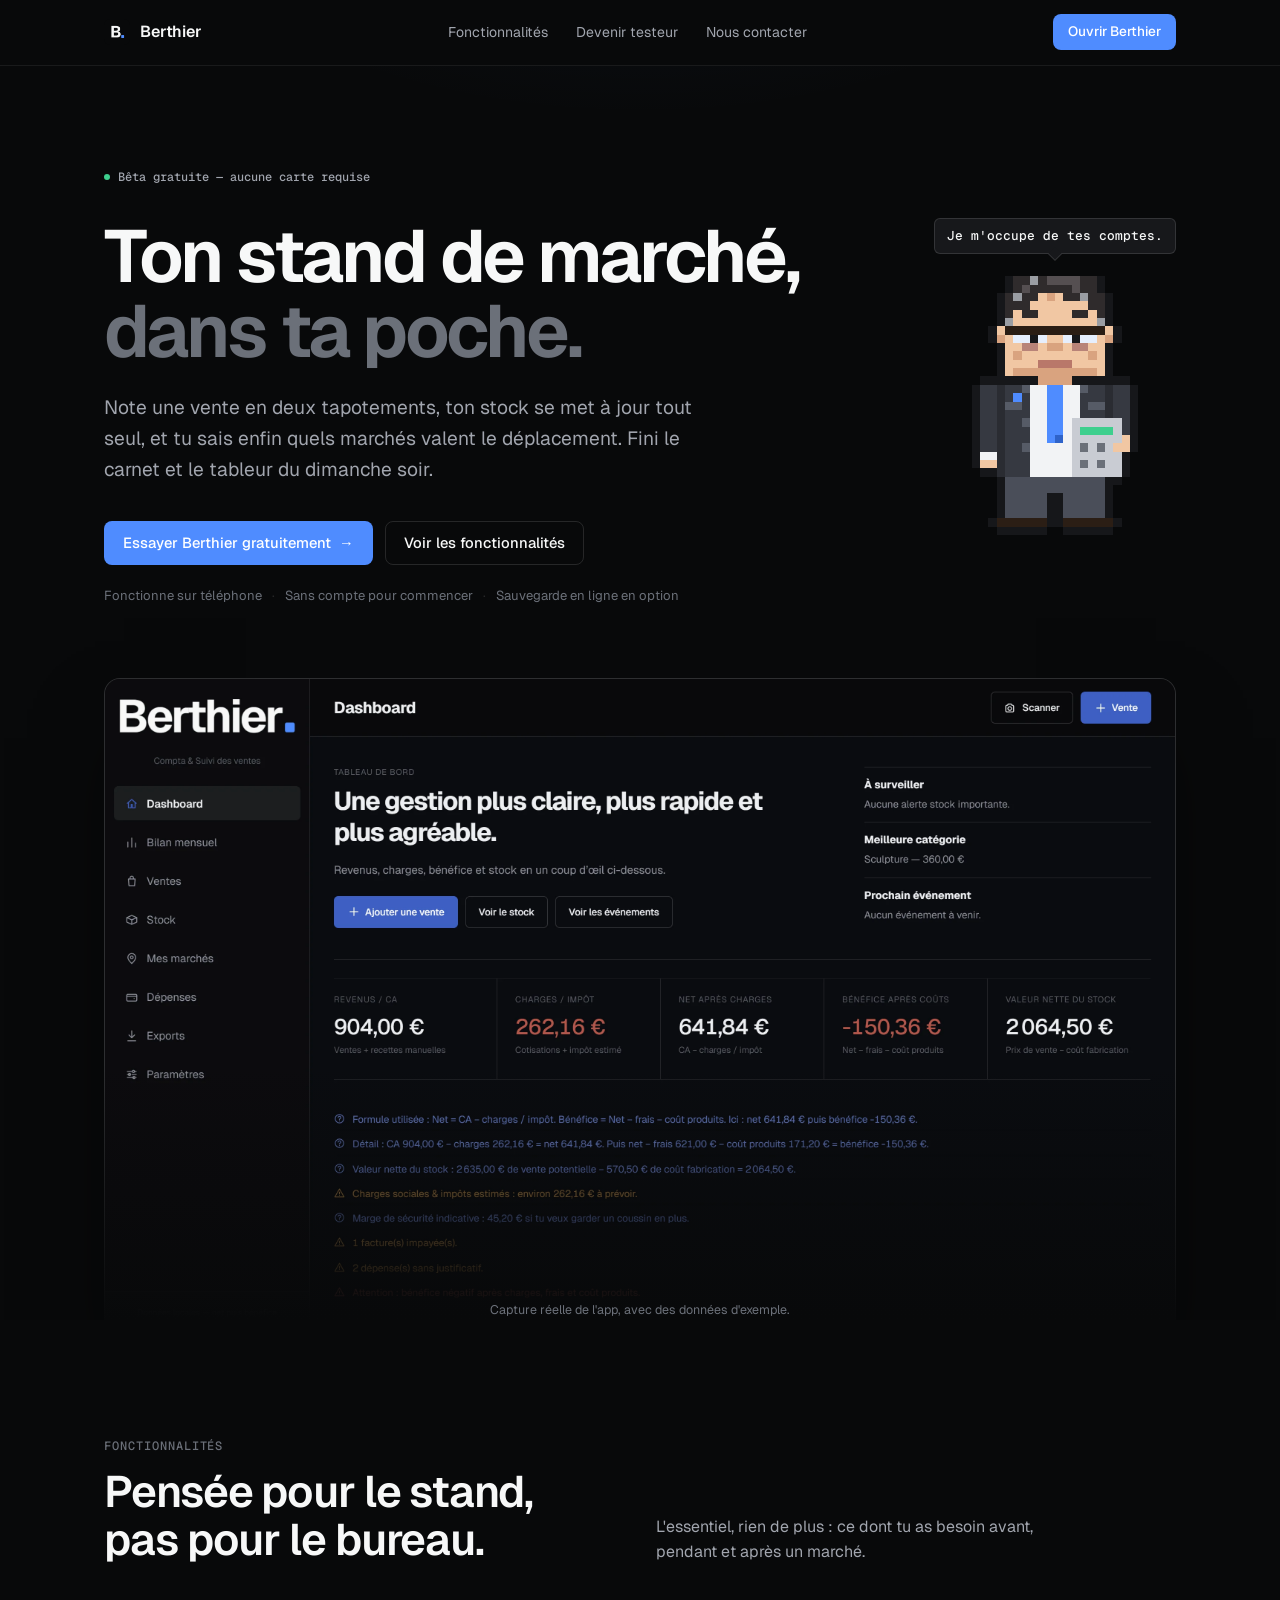
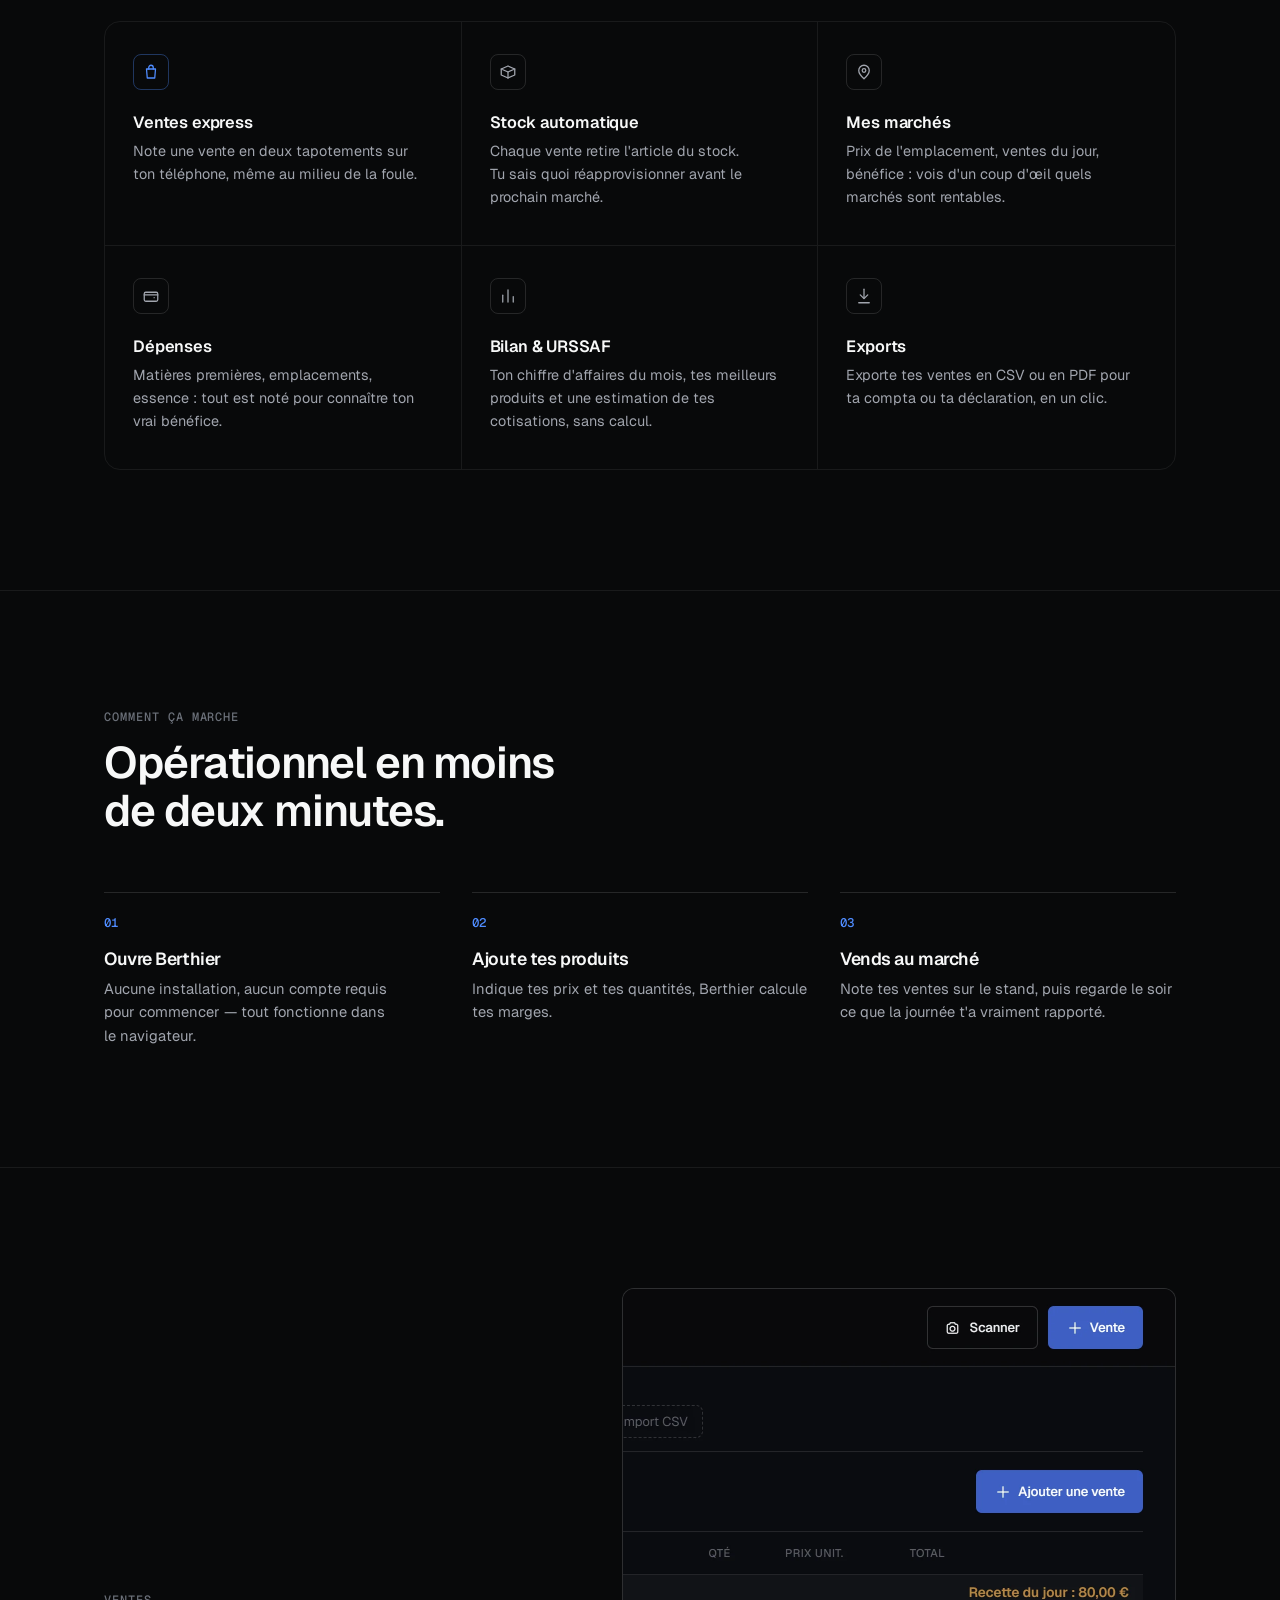
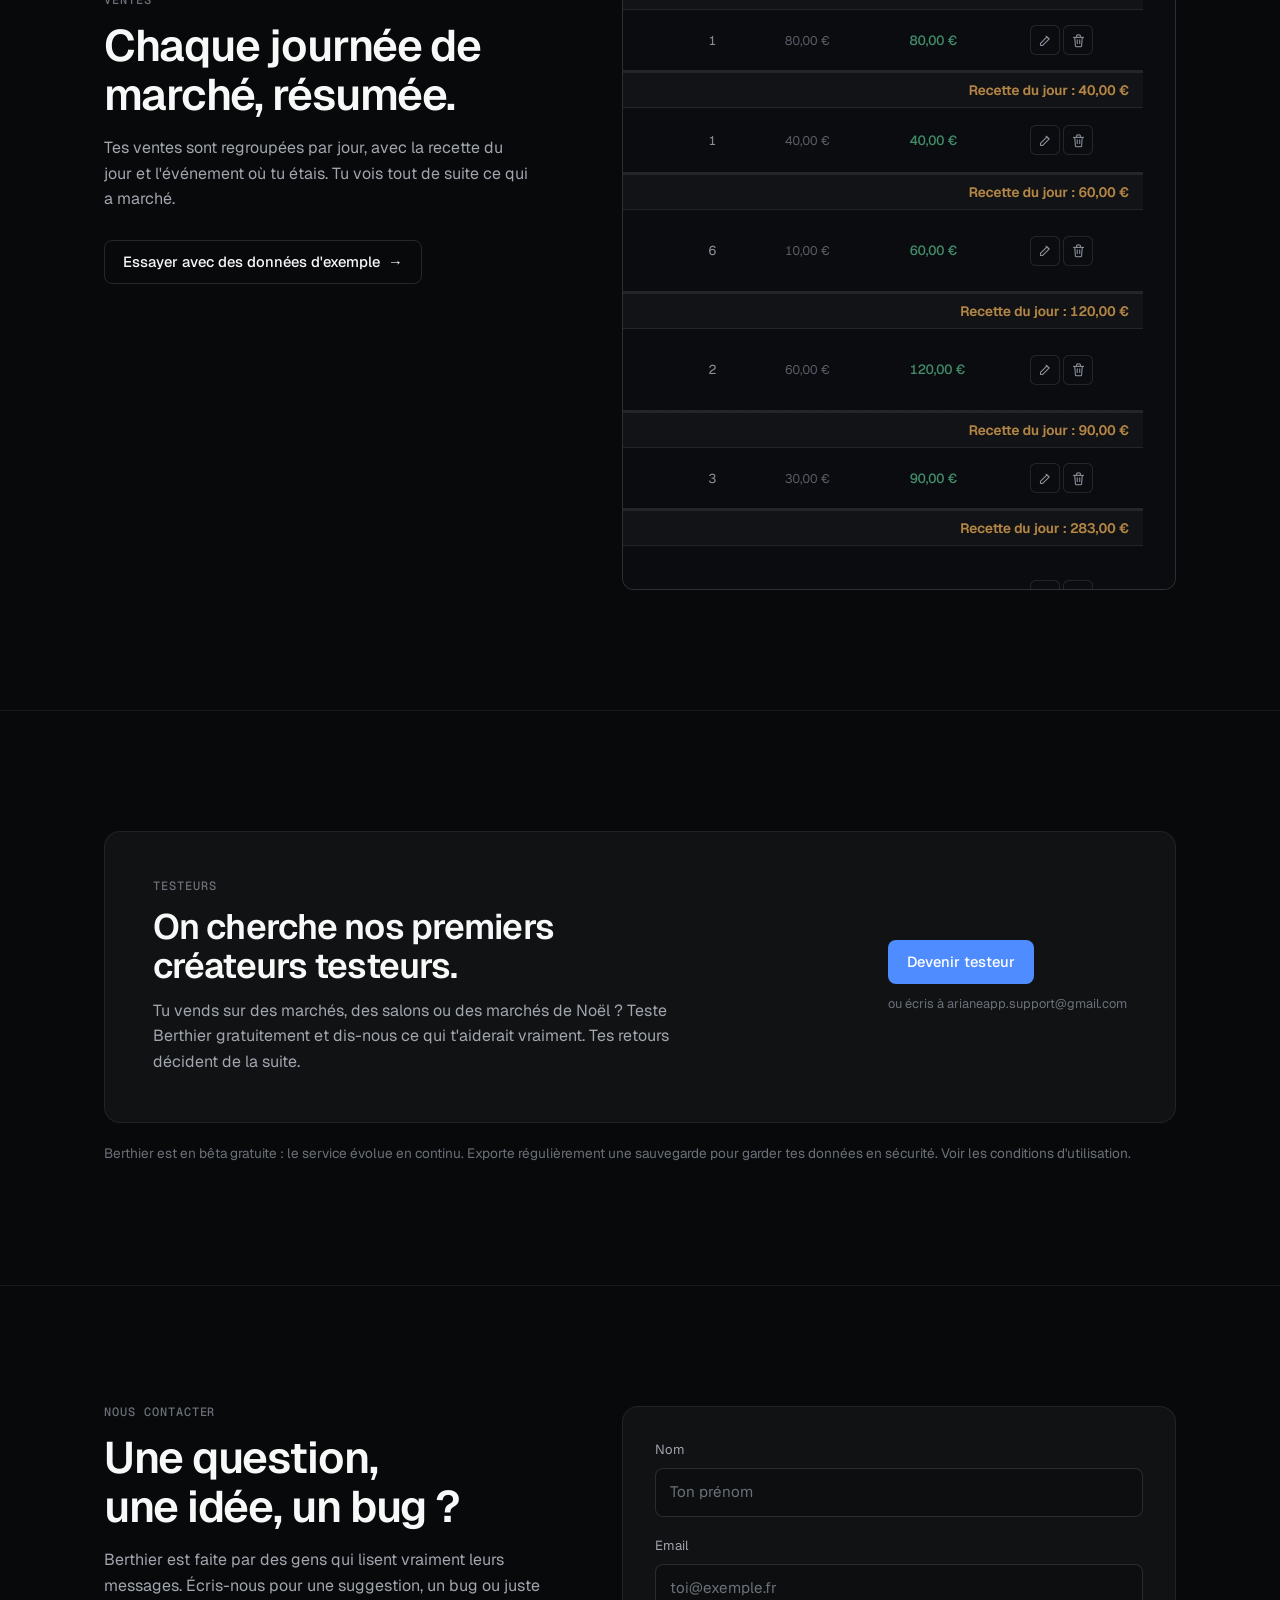
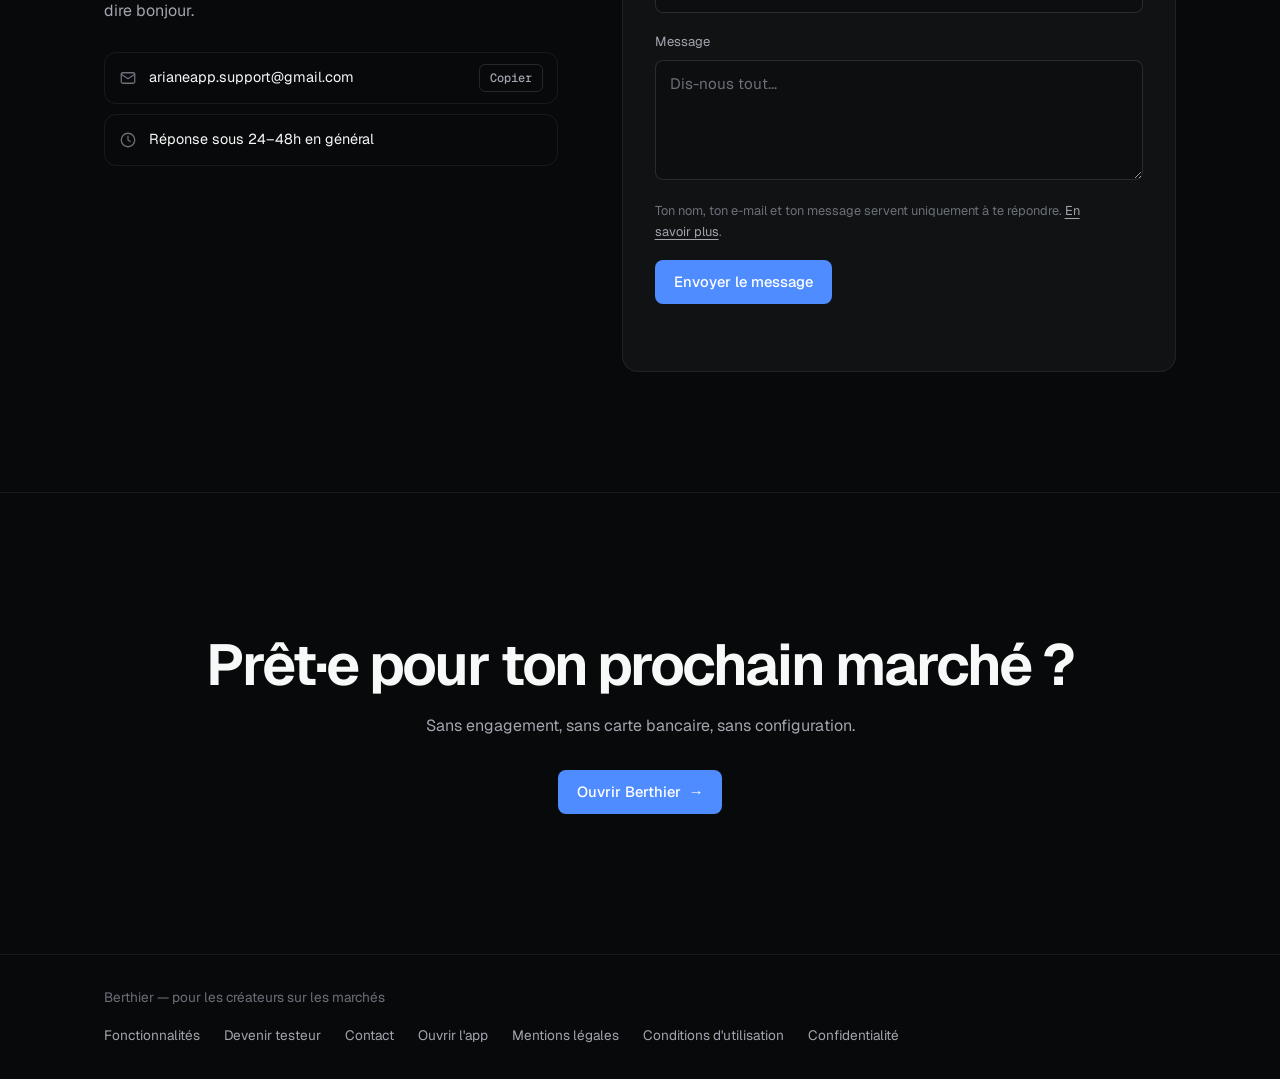
<file: site/index.html>
<!DOCTYPE html>
<html lang="fr">
<head>
<meta charset="UTF-8">
<meta name="viewport" content="width=device-width, initial-scale=1.0">
<title>Berthier — L'appli de poche des créateurs sur les marchés</title>
<meta name="description" content="Berthier aide les créateurs qui vendent sur les marchés à noter leurs ventes, suivre leur stock, savoir quels marchés sont rentables et estimer leurs cotisations — depuis leur téléphone.">
<meta name="theme-color" content="#08090a">
<link rel="icon" href="../icons/icon-192.png">
<link href="../fonts/fonts.css" rel="stylesheet">
<style>
  /* ─── Design v6 « sombre épuré » — mêmes tokens que l'app ─── */
  :root {
    --bg: #08090a;
    --surface: #111214; --surface2: #17181b; --surface3: #1e1f23;
    --line: rgba(255,255,255,.07); --line2: rgba(255,255,255,.12);
    --text: #f7f8f8; --text2: #a1a5ae; --text3: #6b7079;
    --accent: #4f8cff; --accent-hover: #6a9dff; --accent-dim: rgba(79,140,255,.12);
    --green: #3ecf8e;
    --r-sm: 6px; --r: 12px; --r-lg: 16px;
    --ease: cubic-bezier(.22,1,.36,1);
    --wrap: 1120px;
  }
  *, *::before, *::after { box-sizing: border-box; margin: 0; padding: 0; }
  html { font-size: 16px; scroll-behavior: smooth; }
  body { font-family: 'Geist', system-ui, sans-serif; background: var(--bg); color: var(--text); line-height: 1.6;
    -webkit-font-smoothing: antialiased; overflow-x: hidden; }
  a { color: inherit; text-decoration: none; }
  img { max-width: 100%; display: block; }
  h1, h2, h3 { letter-spacing: -.025em; line-height: 1.1; text-wrap: balance; }
  p { text-wrap: pretty; }
  .wrap { max-width: var(--wrap); margin: 0 auto; padding: 0 24px; }
  .mono { font-family: 'Geist Mono', ui-monospace, monospace; }
  .icon { width: 18px; height: 18px; fill: none; stroke: currentColor; stroke-width: 1.7; stroke-linecap: round; stroke-linejoin: round; flex-shrink: 0; }
  :focus-visible { outline: 2px solid var(--accent); outline-offset: 3px; border-radius: 4px; }

  /* Apparition au défilement : sobre, sans rebond */
  .reveal { opacity: 0; transform: translateY(16px); transition: opacity .6s var(--ease), transform .6s var(--ease); }
  .reveal.visible { opacity: 1; transform: none; }
  @media (prefers-reduced-motion: reduce) {
    html { scroll-behavior: auto; }
    .reveal { opacity: 1; transform: none; transition: none; }
    *, *::before, *::after { transition-duration: .001ms !important; animation: none !important; }
  }

  /* Boutons */
  .btn { display: inline-flex; align-items: center; justify-content: center; gap: 8px; min-height: 44px; padding: 0 18px;
    border-radius: 8px; font: 500 .92rem/1 'Geist', sans-serif; cursor: pointer; border: 1px solid transparent; white-space: nowrap;
    transition: background .15s var(--ease), border-color .15s var(--ease), color .15s var(--ease); }
  .btn:active { transform: translateY(1px); }
  .btn-primary { background: var(--accent); color: #fff; }
  .btn-primary:hover { background: var(--accent-hover); }
  .btn-ghost { background: transparent; color: var(--text); border-color: var(--line2); }
  .btn-ghost:hover { background: rgba(255,255,255,.05); }
  .btn-sm { min-height: 36px; padding: 0 14px; font-size: .85rem; }
  .btn .arrow { transition: transform .15s var(--ease); }
  .btn:hover .arrow { transform: translateX(2px); }

  /* Navigation */
  header.nav { position: sticky; top: 0; z-index: 50; border-bottom: 1px solid transparent; transition: background .2s, border-color .2s; }
  header.nav.scrolled { background: rgba(8,9,10,.8); backdrop-filter: saturate(1.2) blur(12px); -webkit-backdrop-filter: saturate(1.2) blur(12px); border-bottom-color: var(--line); }
  .nav-inner { display: flex; align-items: center; justify-content: space-between; height: 64px; max-width: var(--wrap); margin: 0 auto; padding: 0 24px; }
  .brand { display: flex; align-items: center; gap: 10px; font-weight: 600; letter-spacing: -.01em; }
  .brand img { width: 26px; height: 26px; border-radius: 6px; }
  .nav-links { display: flex; gap: 28px; font-size: .88rem; color: var(--text2); }
  .nav-links a { transition: color .15s; }
  .nav-links a:hover { color: var(--text); }

  /* Hero */
  .hero { position: relative; padding: 96px 0 0; overflow: hidden; }
  .hero::before { /* maillage très discret, hero uniquement */
    content: ''; position: absolute; inset: -20% -10% auto; height: 720px; pointer-events: none;
    background: radial-gradient(ellipse 50% 60% at 50% 0%, rgba(79,140,255,.08), transparent 70%); }
  .hero-inner { position: relative; max-width: 760px; }
  /* Berthier, la mascotte en pixel art */
  .mascot { position: absolute; right: 24px; top: 56px; margin: 0; display: flex; flex-direction: column; align-items: center; gap: 14px; }
  .mascot img { width: 200px; height: auto; image-rendering: pixelated; image-rendering: crisp-edges; }
  .bubble { position: relative; font: 500 .8rem/1.4 'Geist Mono', monospace; color: var(--text); background: var(--surface2);
    border: 1px solid var(--line2); border-radius: 6px; padding: 8px 12px; white-space: nowrap; }
  .bubble::after { content: ''; position: absolute; left: 50%; bottom: -6px; width: 10px; height: 10px; background: var(--surface2);
    border-right: 1px solid var(--line2); border-bottom: 1px solid var(--line2); transform: translateX(-50%) rotate(45deg); }
  .hero .wrap { position: relative; }
  @media (max-width: 1100px) { .mascot img { width: 150px; } }
  @media (max-width: 860px) {
    .mascot { position: static; flex-direction: row; align-items: flex-end; gap: 12px; margin-bottom: 24px; }
    .mascot img { width: 84px; order: -1; }
    .bubble::after { left: -6px; bottom: 14px; transform: rotate(135deg); }
  }
  .chip { display: inline-flex; align-items: center; gap: 8px; height: 28px; padding: 0; border: 0;
    font: 500 .75rem/1 'Geist Mono', monospace; color: var(--text2); margin-bottom: 28px; }
  .chip .dot { width: 6px; height: 6px; border-radius: 50%; background: var(--green); }
  h1 { font-size: clamp(2.6rem, 6.4vw, 4.6rem); font-weight: 650; letter-spacing: -.04em; line-height: 1.02; margin-bottom: 24px; }
  h1 .soft { color: var(--text3); }
  .hero-sub { font-size: clamp(1.05rem, 1.6vw, 1.2rem); color: var(--text2); max-width: 600px; margin-bottom: 36px; }
  .hero-actions { display: flex; gap: 12px; flex-wrap: wrap; margin-bottom: 20px; }
  .hero-note { font-size: .82rem; color: var(--text3); }
  .hero-note span + span::before { content: '·'; margin: 0 10px; color: var(--line2); }

  /* Capture réelle, ancrée en bas du hero */
  .shot { position: relative; margin-top: 72px; }
  .shot-frame { border: 1px solid var(--line2); border-bottom: 0; border-radius: var(--r-lg) var(--r-lg) 0 0; overflow: hidden; background: var(--surface);
    box-shadow: 0 -1px 0 rgba(255,255,255,.04) inset, 0 40px 80px -20px rgba(0,0,0,.6); }
  .shot-frame img { width: 100%; height: auto; aspect-ratio: 1440 / 900; object-fit: cover; object-position: top left; }
  .shot::after { content: ''; position: absolute; left: 0; right: 0; bottom: 0; height: 40%; background: linear-gradient(to bottom, transparent, var(--bg)); pointer-events: none; }
  .shot-caption { position: relative; z-index: 1; margin-top: -48px; text-align: center; font-size: .78rem; color: var(--text3); }

  /* Sections */
  section { padding: 120px 0; border-top: 1px solid var(--line); }
  .hero + section { border-top: 0; }
  .section-head { display: grid; grid-template-columns: minmax(0, 1fr) minmax(0, 1fr); gap: 32px; align-items: end; margin-bottom: 56px; }
  .eyebrow { font: 500 .75rem/1 'Geist Mono', monospace; color: var(--text3); text-transform: uppercase; letter-spacing: .08em; margin-bottom: 16px; }
  .section-head h2 { font-size: clamp(1.9rem, 3.6vw, 2.75rem); font-weight: 600; }
  .section-head p { color: var(--text2); max-width: 440px; }

  /* Fonctionnalités : grille à filets fins, sans cartes répétées */
  .features { display: grid; grid-template-columns: repeat(3, 1fr); border: 1px solid var(--line); border-radius: var(--r-lg); overflow: hidden; }
  .feature { padding: 32px 28px 36px; border-right: 1px solid var(--line); border-bottom: 1px solid var(--line); transition: background .2s var(--ease); }
  .feature:nth-child(3n) { border-right: 0; }
  .feature:nth-last-child(-n+3) { border-bottom: 0; }
  .feature:hover { background: rgba(255,255,255,.015); }
  .feature .ic { width: 36px; height: 36px; display: grid; place-items: center; border: 1px solid var(--line2); border-radius: 8px; color: var(--text2); margin-bottom: 24px; }
  .feature:first-child .ic { color: var(--accent); border-color: rgba(79,140,255,.35); }
  .feature h3 { font-size: 1.02rem; font-weight: 600; letter-spacing: -.01em; margin-bottom: 8px; }
  .feature p { font-size: .9rem; color: var(--text2); }

  /* Étapes */
  .steps { display: grid; grid-template-columns: repeat(3, 1fr); gap: 32px; }
  .step { padding-top: 24px; border-top: 1px solid var(--line2); }
  .step .num { font: 500 .78rem/1 'Geist Mono', monospace; color: var(--accent); margin-bottom: 20px; display: block; }
  .step h3 { font-size: 1.1rem; font-weight: 600; margin-bottom: 8px; }
  .step p { font-size: .92rem; color: var(--text2); }

  /* Vue ventes : capture + texte */
  .split { display: grid; grid-template-columns: minmax(0, .9fr) minmax(0, 1.1fr); gap: 64px; align-items: center; }
  .split h2 { font-size: clamp(1.9rem, 3.6vw, 2.75rem); font-weight: 600; margin-bottom: 16px; }
  .split p { color: var(--text2); margin-bottom: 28px; max-width: 440px; }
  .split-shot { border: 1px solid var(--line2); border-radius: var(--r); overflow: hidden; background: var(--surface); }
  .split-shot img { width: 100%; aspect-ratio: 1160 / 900; object-fit: cover; object-position: 100% 0; } /* sans la barre latérale */

  /* Testeurs */
  .testers { border: 1px solid var(--line); border-radius: var(--r-lg); padding: 48px; display: grid; grid-template-columns: minmax(0, 1.4fr) auto; gap: 32px; align-items: center; background: var(--surface); }
  .testers h2 { font-size: clamp(1.6rem, 3vw, 2.2rem); font-weight: 600; margin-bottom: 12px; }
  .testers p { color: var(--text2); max-width: 560px; }
  .testers-cta { display: flex; flex-direction: column; align-items: flex-start; gap: 10px; }
  .testers-cta small { font-size: .8rem; color: var(--text3); }
  .beta-note { margin-top: 20px; font-size: .85rem; color: var(--text3); }

  /* Contact */
  .contact-grid { display: grid; grid-template-columns: minmax(0, .9fr) minmax(0, 1.1fr); gap: 64px; align-items: start; }
  .contact-info h2 { font-size: clamp(1.9rem, 3.6vw, 2.75rem); font-weight: 600; margin-bottom: 16px; }
  .contact-info p { color: var(--text2); margin-bottom: 28px; }
  .contact-line { display: flex; align-items: center; gap: 12px; min-height: 52px; padding: 0 14px; border: 1px solid var(--line); border-radius: var(--r); margin-bottom: 10px; font-size: .9rem; transition: border-color .15s; }
  a.contact-line:hover { border-color: var(--line2); }
  .contact-line .ic { color: var(--text3); display: grid; place-items: center; }
  .copy-btn { margin-left: auto; background: transparent; border: 1px solid var(--line2); color: var(--text2); font: 500 .75rem/1 'Geist Mono', monospace;
    height: 28px; padding: 0 10px; border-radius: var(--r-sm); cursor: pointer; transition: color .15s, border-color .15s; }
  .copy-btn:hover { color: var(--text); border-color: var(--text3); }
  .contact-form { border: 1px solid var(--line); border-radius: var(--r-lg); padding: 32px; background: var(--surface); }
  .form-row { margin-bottom: 18px; }
  .form-row label { display: block; font-size: .82rem; color: var(--text2); margin-bottom: 8px; }
  .form-row input, .form-row textarea { width: 100%; background: #0d0e10; border: 1px solid var(--line2); border-radius: 8px; padding: 12px 14px;
    color: var(--text); font: 400 .95rem/1.5 'Geist', sans-serif; transition: border-color .15s, box-shadow .15s; }
  .form-row input::placeholder, .form-row textarea::placeholder { color: var(--text3); }
  .form-row input:focus, .form-row textarea:focus { outline: none; border-color: var(--accent); box-shadow: 0 0 0 3px var(--accent-dim); }
  .form-row textarea { resize: vertical; min-height: 120px; }
  .form-legal { font-size: .8rem; color: var(--text3); margin: -4px 0 18px; }
  .form-legal a { color: var(--text2); text-decoration: underline; text-underline-offset: 3px; }
  .form-foot { display: flex; align-items: center; gap: 14px; flex-wrap: wrap; }
  .form-status { font-size: .82rem; color: var(--text2); opacity: 0; transition: opacity .3s; }
  .form-status.show { opacity: 1; }
  .fallback-panel { display: none; margin-top: 18px; border: 1px dashed var(--line2); border-radius: var(--r); padding: 16px; }
  .fallback-panel.show { display: block; }
  .fallback-panel p { font-size: .82rem; color: var(--text2); margin-bottom: 10px; }
  .fallback-panel textarea { width: 100%; background: #0d0e10; border: 1px solid var(--line); border-radius: 8px; color: var(--text2);
    font: 400 .8rem/1.5 'Geist Mono', monospace; padding: 10px 12px; min-height: 96px; margin-bottom: 10px; }

  /* Appel final */
  .cta { text-align: center; padding: 140px 0; }
  .cta h2 { font-size: clamp(2.2rem, 5vw, 3.6rem); font-weight: 650; letter-spacing: -.035em; margin-bottom: 16px; }
  .cta p { color: var(--text2); margin-bottom: 32px; }

  footer { border-top: 1px solid var(--line); padding: 32px 0; }
  .footer-inner { display: flex; align-items: center; justify-content: space-between; flex-wrap: wrap; gap: 16px; font-size: .85rem; color: var(--text3); }
  .footer-links { display: flex; gap: 24px; flex-wrap: wrap; }
  .footer-links a { color: var(--text2); transition: color .15s; }
  .footer-links a:hover { color: var(--text); }

  .to-top { position: fixed; right: 20px; bottom: 20px; width: 44px; height: 44px; border-radius: 8px; background: var(--surface2); border: 1px solid var(--line2);
    color: var(--text2); display: grid; place-items: center; cursor: pointer; opacity: 0; pointer-events: none; transition: opacity .2s, color .15s; z-index: 40; }
  .to-top.show { opacity: 1; pointer-events: auto; }
  .to-top:hover { color: var(--text); }

  @media (max-width: 860px) {
    .nav-links { display: none; }
    .hero { padding-top: 64px; }
    .shot { margin-top: 48px; }
    section { padding: 88px 0; }
    .section-head, .split, .contact-grid { grid-template-columns: 1fr; gap: 20px; }
    .split { gap: 36px; }
    .split-shot img { aspect-ratio: auto; object-fit: contain; }
    .features { grid-template-columns: 1fr 1fr; }
    .feature:nth-child(3n) { border-right: 1px solid var(--line); }
    .feature:nth-child(2n) { border-right: 0; }
    .feature:nth-last-child(-n+3) { border-bottom: 1px solid var(--line); }
    .feature:nth-last-child(-n+2) { border-bottom: 0; }
    .steps { grid-template-columns: 1fr; gap: 24px; }
    .testers { grid-template-columns: 1fr; padding: 32px 24px; }
    .contact-grid { gap: 40px; }
    .cta { padding: 100px 0; }
  }
  @media (max-width: 560px) {
    .features { grid-template-columns: 1fr; }
    .feature, .feature:nth-child(3n) { border-right: 0 !important; border-bottom: 1px solid var(--line) !important; }
    .feature:last-child { border-bottom: 0 !important; }
    .hero-actions .btn { flex: 1 1 100%; }
    .contact-form { padding: 24px 20px; }
    .shot-frame img { aspect-ratio: 4 / 3; }
  }
</style>
</head>
<body>

<svg width="0" height="0" style="position:absolute" aria-hidden="true">
  <symbol id="icon-ventes" viewBox="0 0 24 24"><path d="M6 8h12l-1 12H7L6 8Z"/><path d="M9 8V6a3 3 0 0 1 6 0v2"/></symbol>
  <symbol id="icon-stock" viewBox="0 0 24 24"><path d="M3 8l9-4 9 4-9 4-9-4Z"/><path d="M3 8v8l9 4 9-4V8"/><path d="M12 12v8"/></symbol>
  <symbol id="icon-marches" viewBox="0 0 24 24"><path d="M12 21s7-6.2 7-11a7 7 0 1 0-14 0c0 4.8 7 11 7 11Z"/><circle cx="12" cy="10" r="2.4"/></symbol>
  <symbol id="icon-depenses" viewBox="0 0 24 24"><rect x="3" y="7" width="18" height="12" rx="2"/><path d="M3 10.5h18"/><path d="M16.2 14.2v.1"/></symbol>
  <symbol id="icon-bilan" viewBox="0 0 24 24"><path d="M5 20V11"/><path d="M12 20V4"/><path d="M19 20v-7"/></symbol>
  <symbol id="icon-exports" viewBox="0 0 24 24"><path d="M12 3v12"/><path d="M7 10.5l5 5 5-5"/><path d="M5 21h14"/></symbol>
  <symbol id="icon-mail" viewBox="0 0 24 24"><rect x="3" y="5" width="18" height="14" rx="2"/><path d="m3 7 9 6 9-6"/></symbol>
  <symbol id="icon-clock" viewBox="0 0 24 24"><circle cx="12" cy="12" r="9"/><path d="M12 7v5l3 2"/></symbol>
  <symbol id="icon-up" viewBox="0 0 24 24"><path d="M12 19V5"/><path d="m6 11 6-6 6 6"/></symbol>
</svg>

<header class="nav" id="nav">
  <div class="nav-inner">
    <a class="brand" href="#"><img src="../icons/icon-192.png" alt=""> Berthier</a>
    <nav class="nav-links" aria-label="Navigation principale">
      <a href="#fonctionnalites">Fonctionnalités</a>
      <a href="#avis">Devenir testeur</a>
      <a href="#contact">Nous contacter</a>
    </nav>
    <a class="btn btn-primary btn-sm" href="../index.html">Ouvrir Berthier</a>
  </div>
</header>

<main>
  <section class="hero">
    <div class="wrap">
      <figure class="mascot" aria-hidden="true">
        <div class="bubble">Je m'occupe de tes comptes.</div>
        <img src="../icons/berthier-anime.svg" width="240" height="320" alt="">
      </figure>
      <div class="hero-inner">
        <div class="chip"><span class="dot"></span> Bêta gratuite — aucune carte requise</div>
        <h1>Ton stand de marché,<br><span class="soft">dans ta poche.</span></h1>
        <p class="hero-sub">Note une vente en deux tapotements, ton stock se met à jour tout seul, et tu sais enfin quels marchés valent le déplacement. Fini le carnet et le tableur du dimanche soir.</p>
        <div class="hero-actions">
          <a class="btn btn-primary" href="../index.html">Essayer Berthier gratuitement <span class="arrow" aria-hidden="true">→</span></a>
          <a class="btn btn-ghost" href="#fonctionnalites">Voir les fonctionnalités</a>
        </div>
        <div class="hero-note"><span>Fonctionne sur téléphone</span><span>Sans compte pour commencer</span><span>Sauvegarde en ligne en option</span></div>
      </div>

      <figure class="shot">
        <div class="shot-frame">
          <img src="img/app-tableau-de-bord.webp" width="1440" height="900" alt="Le tableau de bord de Berthier : chiffre d'affaires, charges, bénéfice et valeur du stock" fetchpriority="high">
        </div>
        <figcaption class="shot-caption">Capture réelle de l'app, avec des données d'exemple.</figcaption>
      </figure>
    </div>
  </section>

  <section id="fonctionnalites">
    <div class="wrap">
      <div class="section-head reveal">
        <div>
          <div class="eyebrow">Fonctionnalités</div>
          <h2>Pensée pour le stand, pas pour le bureau.</h2>
        </div>
        <p>L'essentiel, rien de plus : ce dont tu as besoin avant, pendant et après un marché.</p>
      </div>
      <div class="features reveal">
        <div class="feature">
          <div class="ic"><svg class="icon"><use href="#icon-ventes"/></svg></div>
          <h3>Ventes express</h3>
          <p>Note une vente en deux tapotements sur ton téléphone, même au milieu de la foule.</p>
        </div>
        <div class="feature">
          <div class="ic"><svg class="icon"><use href="#icon-stock"/></svg></div>
          <h3>Stock automatique</h3>
          <p>Chaque vente retire l'article du stock. Tu sais quoi réapprovisionner avant le prochain marché.</p>
        </div>
        <div class="feature">
          <div class="ic"><svg class="icon"><use href="#icon-marches"/></svg></div>
          <h3>Mes marchés</h3>
          <p>Prix de l'emplacement, ventes du jour, bénéfice : vois d'un coup d'œil quels marchés sont rentables.</p>
        </div>
        <div class="feature">
          <div class="ic"><svg class="icon"><use href="#icon-depenses"/></svg></div>
          <h3>Dépenses</h3>
          <p>Matières premières, emplacements, essence : tout est noté pour connaître ton vrai bénéfice.</p>
        </div>
        <div class="feature">
          <div class="ic"><svg class="icon"><use href="#icon-bilan"/></svg></div>
          <h3>Bilan &amp; URSSAF</h3>
          <p>Ton chiffre d'affaires du mois, tes meilleurs produits et une estimation de tes cotisations, sans calcul.</p>
        </div>
        <div class="feature">
          <div class="ic"><svg class="icon"><use href="#icon-exports"/></svg></div>
          <h3>Exports</h3>
          <p>Exporte tes ventes en CSV ou en PDF pour ta compta ou ta déclaration, en un clic.</p>
        </div>
      </div>
    </div>
  </section>

  <section id="comment-ca-marche">
    <div class="wrap">
      <div class="section-head reveal">
        <div>
          <div class="eyebrow">Comment ça marche</div>
          <h2>Opérationnel en moins de deux minutes.</h2>
        </div>
      </div>
      <div class="steps reveal">
        <div class="step">
          <span class="num">01</span>
          <h3>Ouvre Berthier</h3>
          <p>Aucune installation, aucun compte requis pour commencer — tout fonctionne dans le navigateur.</p>
        </div>
        <div class="step">
          <span class="num">02</span>
          <h3>Ajoute tes produits</h3>
          <p>Indique tes prix et tes quantités, Berthier calcule tes marges.</p>
        </div>
        <div class="step">
          <span class="num">03</span>
          <h3>Vends au marché</h3>
          <p>Note tes ventes sur le stand, puis regarde le soir ce que la journée t'a vraiment rapporté.</p>
        </div>
      </div>
    </div>
  </section>

  <section>
    <div class="wrap split">
      <div class="reveal">
        <div class="eyebrow">Ventes</div>
        <h2>Chaque journée de marché, résumée.</h2>
        <p>Tes ventes sont regroupées par jour, avec la recette du jour et l'événement où tu étais. Tu vois tout de suite ce qui a marché.</p>
        <a class="btn btn-ghost" href="../index.html">Essayer avec des données d'exemple <span class="arrow" aria-hidden="true">→</span></a>
      </div>
      <div class="split-shot reveal">
        <img src="img/app-ventes.webp" width="1440" height="900" loading="lazy" alt="La liste des ventes de Berthier, regroupées par jour avec la recette de chaque journée">
      </div>
    </div>
  </section>

  <section id="avis">
    <div class="wrap">
      <div class="testers reveal">
        <div>
          <div class="eyebrow">Testeurs</div>
          <h2>On cherche nos premiers créateurs testeurs.</h2>
          <p>Tu vends sur des marchés, des salons ou des marchés de Noël ? Teste Berthier gratuitement et dis-nous ce qui t'aiderait vraiment. Tes retours décident de la suite.</p>
        </div>
        <div class="testers-cta">
          <a class="btn btn-primary" href="mailto:arianeapp.support@gmail.com?subject=Je%20veux%20tester%20Berthier&body=Salut%2C%20je%20vends%20%3A%20...%0AJe%20fais%20environ%20...%20march%C3%A9s%20par%20mois.%0A%0A" target="_blank" rel="noopener">Devenir testeur</a>
          <small>ou écris à arianeapp.support@gmail.com</small>
        </div>
      </div>
      <p class="beta-note reveal">Berthier est en bêta gratuite : le service évolue en continu. Exporte régulièrement une sauvegarde pour garder tes données en sécurité. Voir les <a href="cgu.html" style="color:inherit">conditions d'utilisation</a>.</p>
    </div>
  </section>

  <section id="contact">
    <div class="wrap contact-grid">
      <div class="contact-info reveal">
        <div class="eyebrow">Nous contacter</div>
        <h2>Une question, une idée, un bug ?</h2>
        <p>Berthier est faite par des gens qui lisent vraiment leurs messages. Écris-nous pour une suggestion, un bug ou juste dire bonjour.</p>
        <a class="contact-line" href="mailto:arianeapp.support@gmail.com" target="_blank" rel="noopener">
          <span class="ic"><svg class="icon"><use href="#icon-mail"/></svg></span> arianeapp.support@gmail.com
          <button type="button" class="copy-btn" onclick="event.preventDefault();event.stopPropagation();copyText('arianeapp.support@gmail.com',this)">Copier</button>
        </a>
        <div class="contact-line">
          <span class="ic"><svg class="icon"><use href="#icon-clock"/></svg></span> Réponse sous 24–48h en général
        </div>
      </div>
      <form class="contact-form reveal" id="contact-form">
        <div class="form-row">
          <label for="cf-name">Nom</label>
          <input type="text" id="cf-name" name="name" placeholder="Ton prénom" autocomplete="given-name" required>
        </div>
        <div class="form-row">
          <label for="cf-email">Email</label>
          <input type="email" id="cf-email" name="email" placeholder="toi@exemple.fr" autocomplete="email" required>
        </div>
        <div class="form-row">
          <label for="cf-message">Message</label>
          <textarea id="cf-message" name="message" placeholder="Dis-nous tout..." required></textarea>
        </div>
        <p class="form-legal">Ton nom, ton e-mail et ton message servent uniquement à te répondre. <a href="confidentialite.html">En savoir plus</a>.</p>
        <div class="form-foot">
          <button type="submit" class="btn btn-primary">Envoyer le message</button>
          <span class="form-status" id="form-status">Ta messagerie n'a pas suivi ? Copie le message ci-dessous.</span>
        </div>
        <div class="fallback-panel" id="fallback-panel">
          <p>Si aucune messagerie ne s'est ouverte, copie ce message et envoie-le manuellement à <strong>arianeapp.support@gmail.com</strong> :</p>
          <textarea id="fallback-text" readonly></textarea>
          <button type="button" class="btn btn-ghost btn-sm" onclick="copyText(document.getElementById('fallback-text').value,this)">Copier le message</button>
        </div>
      </form>
    </div>
  </section>

  <section class="cta">
    <div class="wrap reveal">
      <h2>Prêt·e pour ton prochain marché ?</h2>
      <p>Sans engagement, sans carte bancaire, sans configuration.</p>
      <a class="btn btn-primary" href="../index.html">Ouvrir Berthier <span class="arrow" aria-hidden="true">→</span></a>
    </div>
  </section>
</main>

<footer>
  <div class="wrap footer-inner">
    <span>Berthier — pour les créateurs sur les marchés</span>
    <div class="footer-links">
      <a href="#fonctionnalites">Fonctionnalités</a>
      <a href="#avis">Devenir testeur</a>
      <a href="#contact">Contact</a>
      <a href="../index.html">Ouvrir l'app</a>
      <a href="mentions-legales.html">Mentions légales</a>
      <a href="cgu.html">Conditions d'utilisation</a>
      <a href="confidentialite.html">Confidentialité</a>
    </div>
  </div>
</footer>

<button class="to-top" id="to-top" aria-label="Remonter en haut"><svg class="icon"><use href="#icon-up"/></svg></button>

<script>
  // Barre de navigation : fond au défilement + bouton « remonter »
  const nav = document.getElementById('nav');
  const toTop = document.getElementById('to-top');
  window.addEventListener('scroll', () => {
    const y = window.scrollY;
    nav.classList.toggle('scrolled', y > 12);
    toTop.classList.toggle('show', y > 600);
  }, { passive: true });
  toTop.addEventListener('click', () => window.scrollTo({ top: 0, behavior: 'smooth' }));

  // Apparition au défilement
  const io = new IntersectionObserver((entries) => {
    entries.forEach(e => { if (e.isIntersecting) { e.target.classList.add('visible'); io.unobserve(e.target); } });
  }, { threshold: 0.12, rootMargin: '0px 0px -60px 0px' });
  document.querySelectorAll('.reveal').forEach(el => io.observe(el));

  // Copier dans le presse-papiers (si aucune messagerie n'est configurée)
  function copyText(text, btn) {
    const done = () => { if (btn) { const t = btn.textContent; btn.textContent = 'Copié !'; setTimeout(() => btn.textContent = t, 1800); } };
    if (navigator.clipboard && navigator.clipboard.writeText) {
      navigator.clipboard.writeText(text).then(done).catch(() => fallbackCopy(text, done));
    } else {
      fallbackCopy(text, done);
    }
  }
  function fallbackCopy(text, done) {
    const ta = document.createElement('textarea');
    ta.value = text; ta.style.position = 'fixed'; ta.style.opacity = '0';
    document.body.appendChild(ta); ta.focus(); ta.select();
    try { document.execCommand('copy'); done(); } catch (err) {}
    document.body.removeChild(ta);
  }

  // Formulaire de contact -> mailto (site statique, sans serveur), avec copie de secours
  const form = document.getElementById('contact-form');
  const status = document.getElementById('form-status');
  const fallbackPanel = document.getElementById('fallback-panel');
  const fallbackText = document.getElementById('fallback-text');
  form.addEventListener('submit', (e) => {
    e.preventDefault();
    const name = document.getElementById('cf-name').value.trim();
    const email = document.getElementById('cf-email').value.trim();
    const message = document.getElementById('cf-message').value.trim();
    const subject = 'Message depuis le site Berthier — ' + name;
    const plainBody = message + '\n\n— ' + name + ' (' + email + ')';
    window.open(`mailto:arianeapp.support@gmail.com?subject=${encodeURIComponent(subject)}&body=${encodeURIComponent(plainBody)}`, '_blank');
    fallbackText.value = 'À : arianeapp.support@gmail.com\nSujet : ' + subject + '\n\n' + plainBody;
    status.classList.add('show');
    fallbackPanel.classList.add('show');
  });
</script>

</body>
</html>
</file>
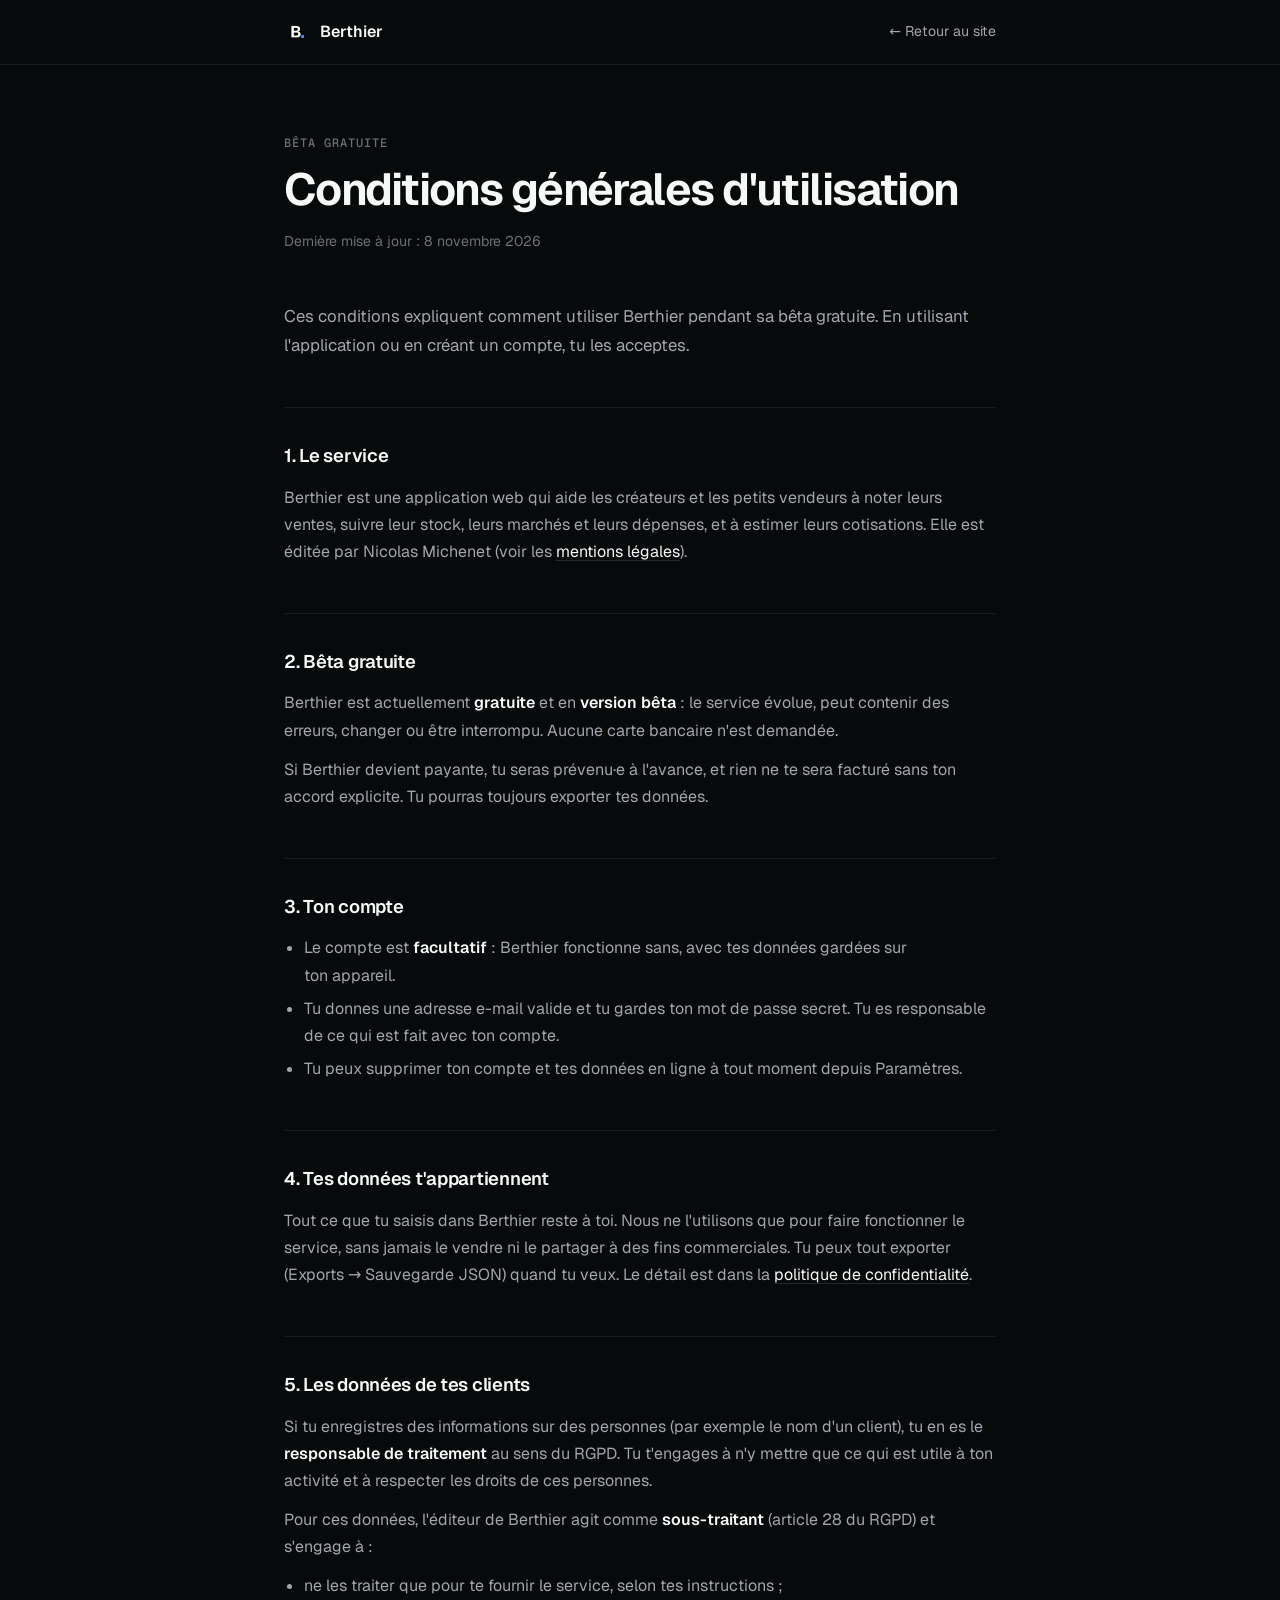
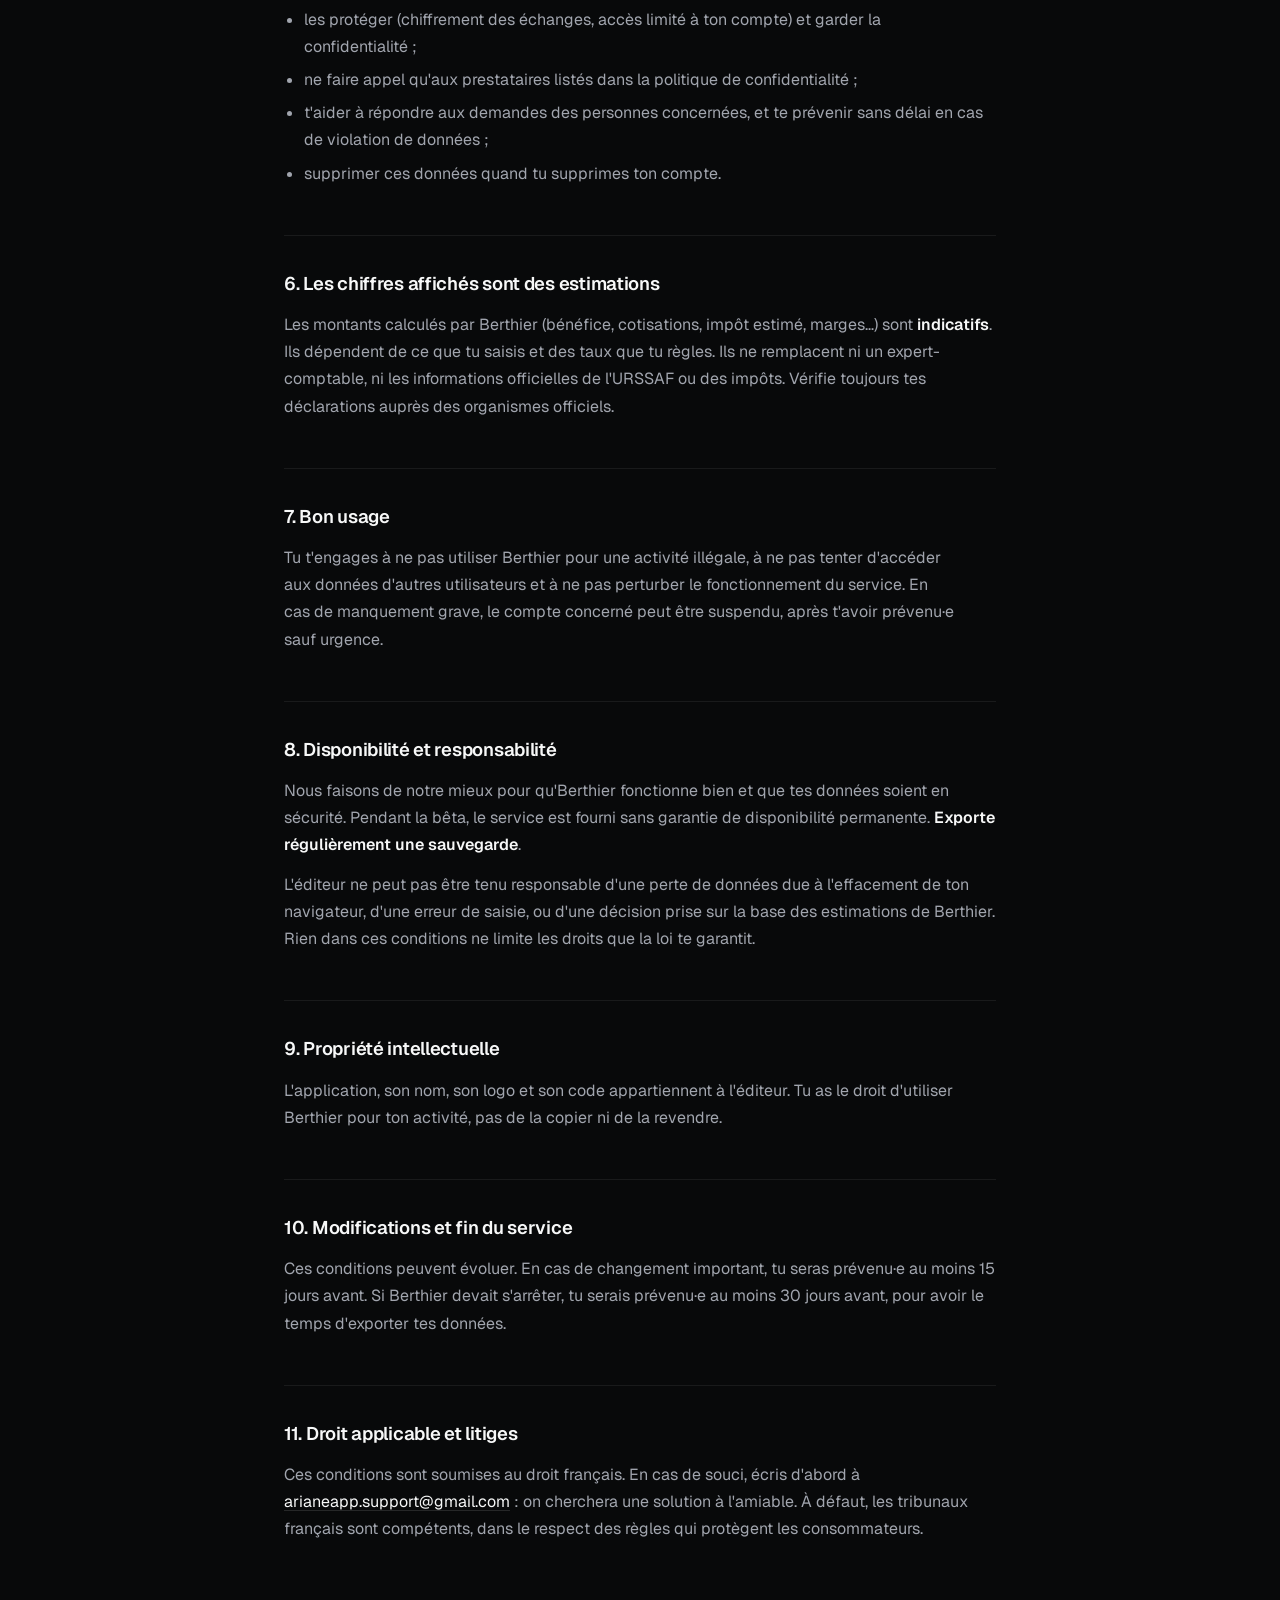
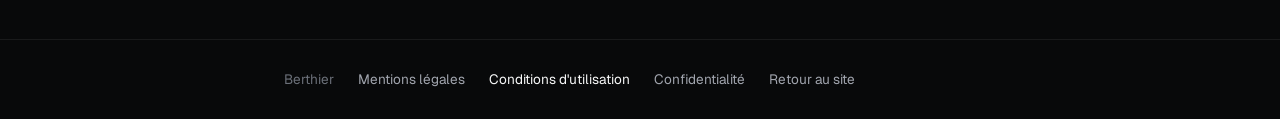
<file: site/cgu.html>
<!DOCTYPE html>
<html lang="fr">
<head>
<meta charset="UTF-8">
<meta name="viewport" content="width=device-width, initial-scale=1.0">
<title>Conditions générales d'utilisation — Berthier</title>
<meta name="description" content="Les règles d'utilisation de Berthier pendant la bêta gratuite : compte, données, responsabilités.">
<meta name="theme-color" content="#08090a">
<link rel="icon" href="../icons/icon-192.png">
<link href="../fonts/fonts.css" rel="stylesheet">
<link href="legal.css" rel="stylesheet">
</head>
<body>
<!--
  Ces CGU couvrent la bêta GRATUITE. Avant d'encaisser le moindre paiement, il faudra ajouter
  des conditions générales de VENTE (prix, paiement, droit de rétractation de 14 jours,
  résiliation, médiateur de la consommation obligatoire pour les ventes aux particuliers).
-->
<header>
  <div class="bar">
    <a class="brand" href="index.html"><img src="../icons/icon-192.png" alt=""> Berthier</a>
    <a class="back" href="index.html">← Retour au site</a>
  </div>
</header>

<main>
  <div class="eyebrow">Bêta gratuite</div>
  <h1>Conditions générales d'utilisation</h1>
  <p class="updated">Dernière mise à jour : 8 novembre 2026</p>

  <p class="intro">Ces conditions expliquent comment utiliser Berthier pendant sa bêta gratuite. En utilisant l'application ou en créant un compte, tu les acceptes.</p>

  <h2>1. Le service</h2>
  <p>Berthier est une application web qui aide les créateurs et les petits vendeurs à noter leurs ventes, suivre leur stock, leurs marchés et leurs dépenses, et à estimer leurs cotisations. Elle est éditée par Nicolas Michenet (voir les <a href="mentions-legales.html">mentions légales</a>).</p>

  <h2>2. Bêta gratuite</h2>
  <p>Berthier est actuellement <strong>gratuite</strong> et en <strong>version bêta</strong> : le service évolue, peut contenir des erreurs, changer ou être interrompu. Aucune carte bancaire n'est demandée.</p>
  <p>Si Berthier devient payante, tu seras prévenu·e à l'avance, et rien ne te sera facturé sans ton accord explicite. Tu pourras toujours exporter tes données.</p>

  <h2>3. Ton compte</h2>
  <ul>
    <li>Le compte est <strong>facultatif</strong> : Berthier fonctionne sans, avec tes données gardées sur ton appareil.</li>
    <li>Tu donnes une adresse e-mail valide et tu gardes ton mot de passe secret. Tu es responsable de ce qui est fait avec ton compte.</li>
    <li>Tu peux supprimer ton compte et tes données en ligne à tout moment depuis Paramètres.</li>
  </ul>

  <h2>4. Tes données t'appartiennent</h2>
  <p>Tout ce que tu saisis dans Berthier reste à toi. Nous ne l'utilisons que pour faire fonctionner le service, sans jamais le vendre ni le partager à des fins commerciales. Tu peux tout exporter (Exports → Sauvegarde JSON) quand tu veux. Le détail est dans la <a href="confidentialite.html">politique de confidentialité</a>.</p>

  <h2 id="donnees-clients">5. Les données de tes clients</h2>
  <p>Si tu enregistres des informations sur des personnes (par exemple le nom d'un client), tu en es le <strong>responsable de traitement</strong> au sens du RGPD. Tu t'engages à n'y mettre que ce qui est utile à ton activité et à respecter les droits de ces personnes.</p>
  <p>Pour ces données, l'éditeur de Berthier agit comme <strong>sous-traitant</strong> (article 28 du RGPD) et s'engage à :</p>
  <ul>
    <li>ne les traiter que pour te fournir le service, selon tes instructions ;</li>
    <li>les protéger (chiffrement des échanges, accès limité à ton compte) et garder la confidentialité ;</li>
    <li>ne faire appel qu'aux prestataires listés dans la politique de confidentialité ;</li>
    <li>t'aider à répondre aux demandes des personnes concernées, et te prévenir sans délai en cas de violation de données ;</li>
    <li>supprimer ces données quand tu supprimes ton compte.</li>
  </ul>

  <h2>6. Les chiffres affichés sont des estimations</h2>
  <p>Les montants calculés par Berthier (bénéfice, cotisations, impôt estimé, marges…) sont <strong>indicatifs</strong>. Ils dépendent de ce que tu saisis et des taux que tu règles. Ils ne remplacent ni un expert-comptable, ni les informations officielles de l'URSSAF ou des impôts. Vérifie toujours tes déclarations auprès des organismes officiels.</p>

  <h2>7. Bon usage</h2>
  <p>Tu t'engages à ne pas utiliser Berthier pour une activité illégale, à ne pas tenter d'accéder aux données d'autres utilisateurs et à ne pas perturber le fonctionnement du service. En cas de manquement grave, le compte concerné peut être suspendu, après t'avoir prévenu·e sauf urgence.</p>

  <h2>8. Disponibilité et responsabilité</h2>
  <p>Nous faisons de notre mieux pour qu'Berthier fonctionne bien et que tes données soient en sécurité. Pendant la bêta, le service est fourni sans garantie de disponibilité permanente. <strong>Exporte régulièrement une sauvegarde</strong>.</p>
  <p>L'éditeur ne peut pas être tenu responsable d'une perte de données due à l'effacement de ton navigateur, d'une erreur de saisie, ou d'une décision prise sur la base des estimations de Berthier. Rien dans ces conditions ne limite les droits que la loi te garantit.</p>

  <h2>9. Propriété intellectuelle</h2>
  <p>L'application, son nom, son logo et son code appartiennent à l'éditeur. Tu as le droit d'utiliser Berthier pour ton activité, pas de la copier ni de la revendre.</p>

  <h2>10. Modifications et fin du service</h2>
  <p>Ces conditions peuvent évoluer. En cas de changement important, tu seras prévenu·e au moins 15 jours avant. Si Berthier devait s'arrêter, tu serais prévenu·e au moins 30 jours avant, pour avoir le temps d'exporter tes données.</p>

  <h2>11. Droit applicable et litiges</h2>
  <p>Ces conditions sont soumises au droit français. En cas de souci, écris d'abord à <a href="mailto:arianeapp.support@gmail.com">arianeapp.support@gmail.com</a> : on cherchera une solution à l'amiable. À défaut, les tribunaux français sont compétents, dans le respect des règles qui protègent les consommateurs.</p>
</main>

<footer>
  <div class="foot">
    <span>Berthier</span>
    <a href="mentions-legales.html">Mentions légales</a>
    <a href="cgu.html" aria-current="page">Conditions d'utilisation</a>
    <a href="confidentialite.html">Confidentialité</a>
    <a href="index.html">Retour au site</a>
  </div>
</footer>
</body>
</html>
</file>
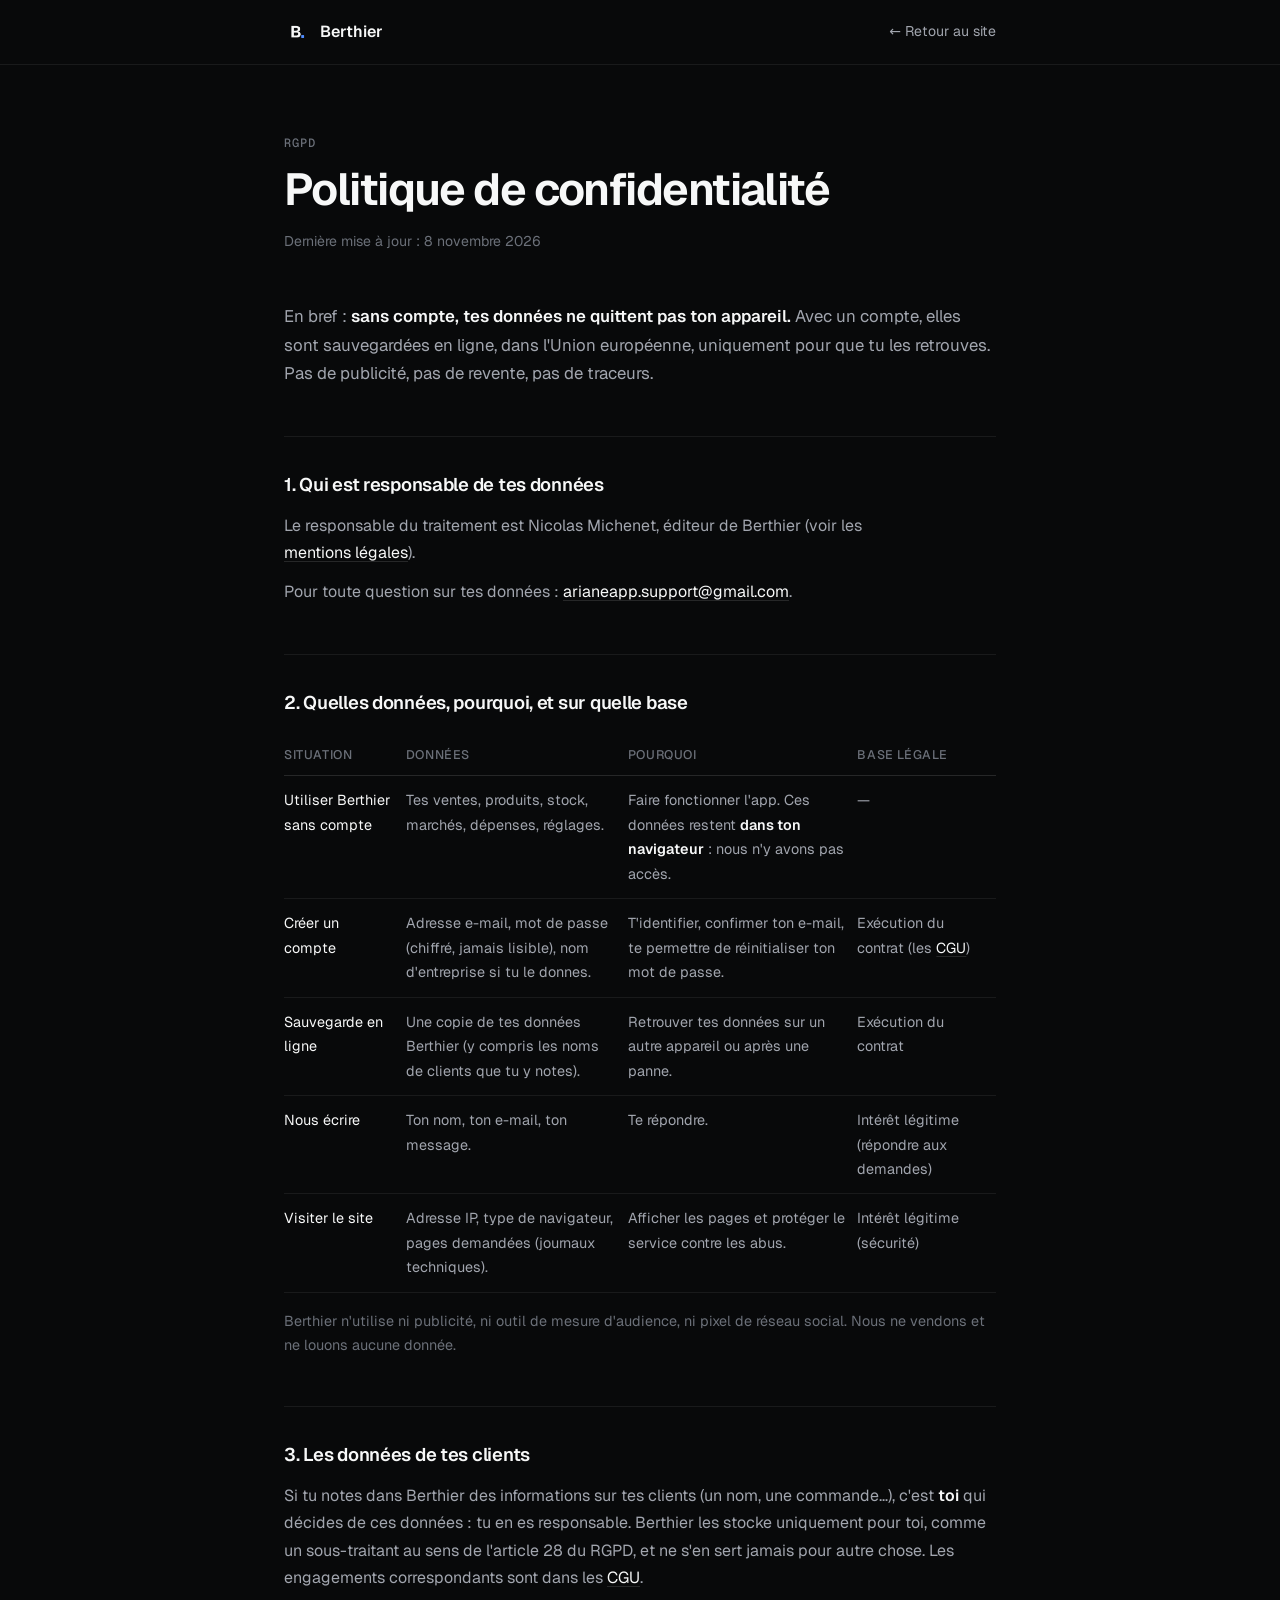
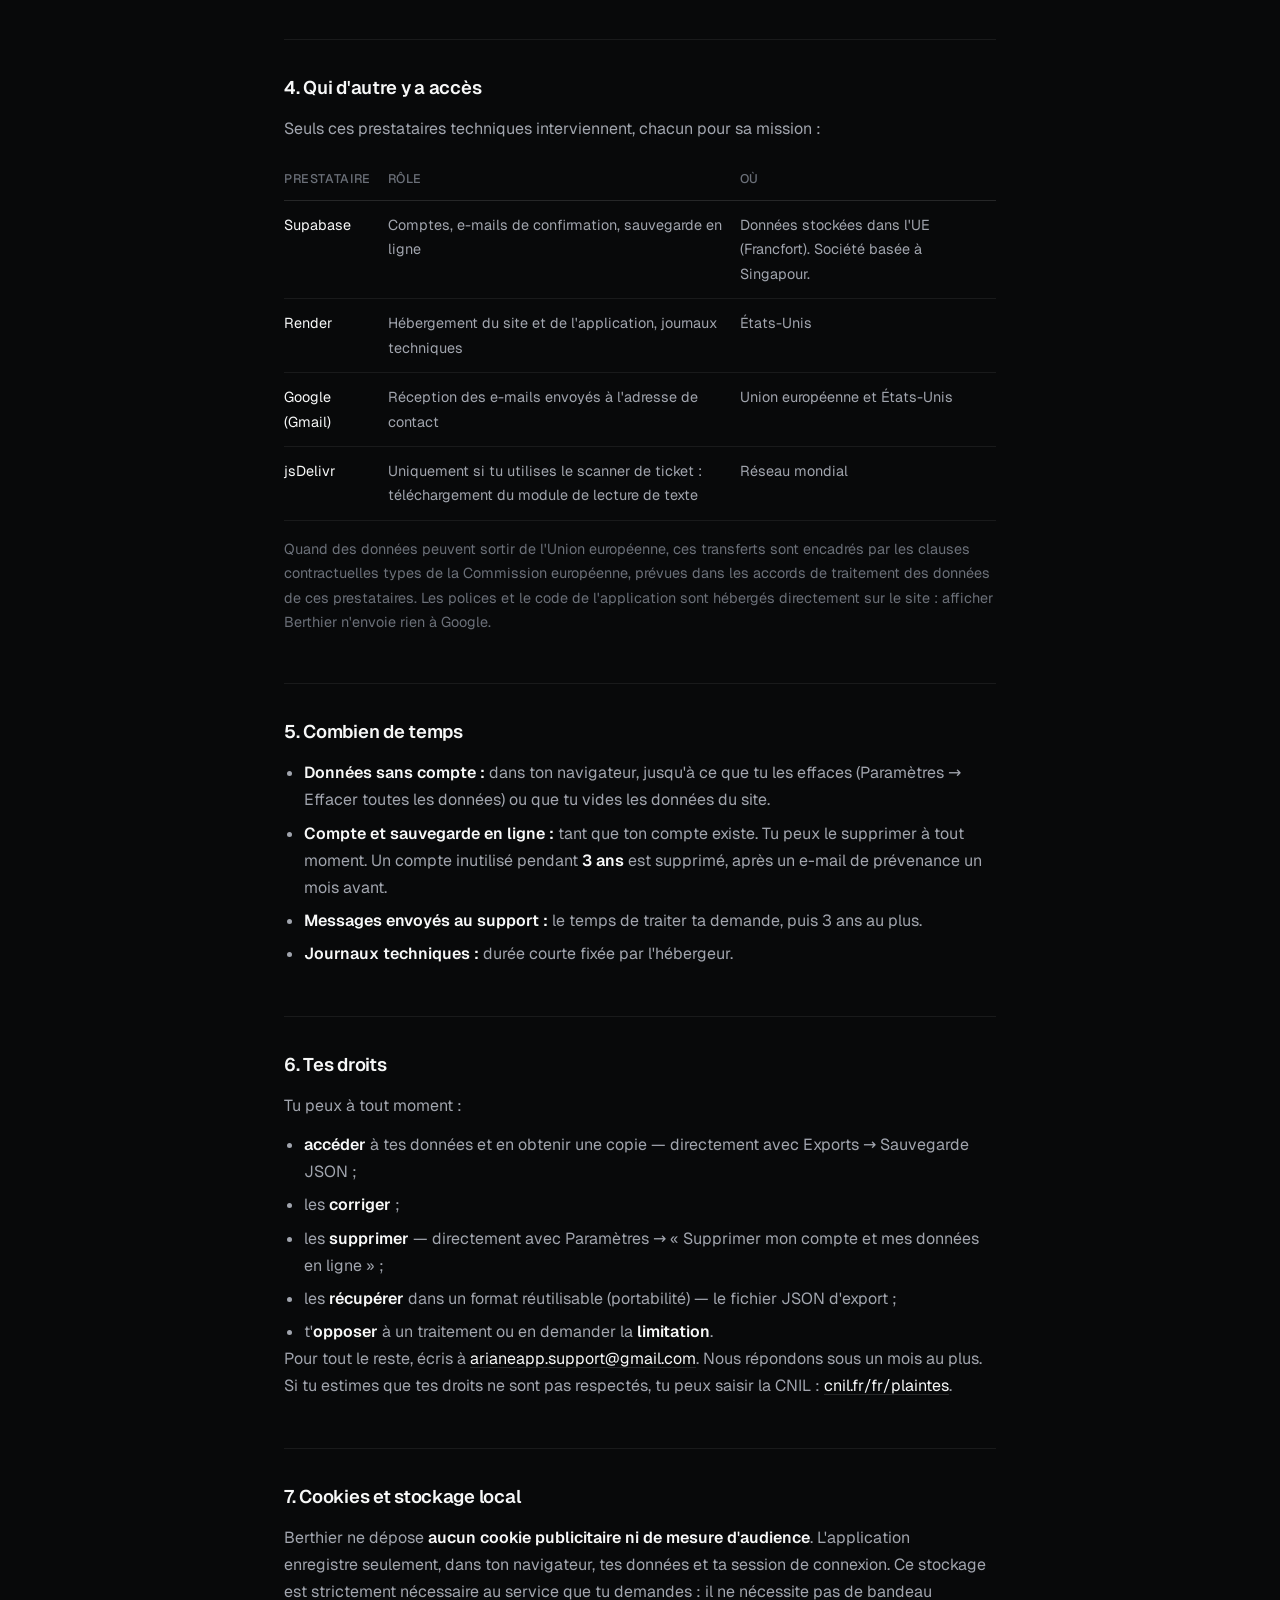
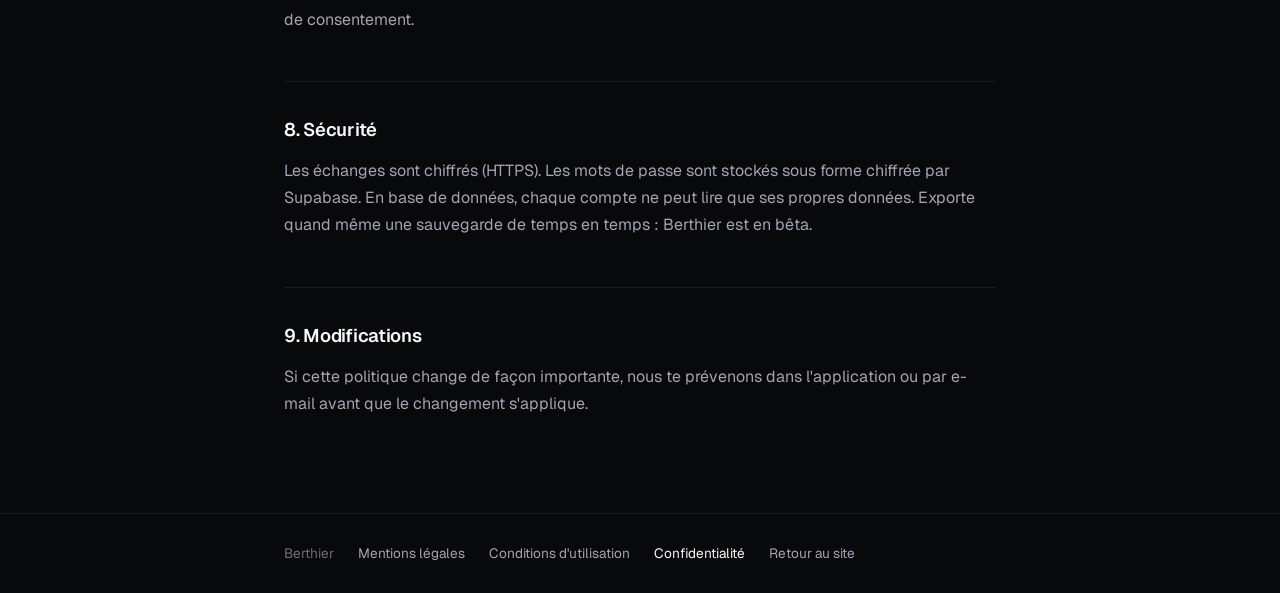
<file: site/confidentialite.html>
<!DOCTYPE html>
<html lang="fr">
<head>
<meta charset="UTF-8">
<meta name="viewport" content="width=device-width, initial-scale=1.0">
<title>Politique de confidentialité — Berthier</title>
<meta name="description" content="Quelles données Berthier utilise, pourquoi, où elles sont stockées, combien de temps, et comment exercer tes droits (RGPD).">
<meta name="theme-color" content="#08090a">
<link rel="icon" href="../icons/icon-192.png">
<link href="../fonts/fonts.css" rel="stylesheet">
<link href="legal.css" rel="stylesheet">
</head>
<body>
<header>
  <div class="bar">
    <a class="brand" href="index.html"><img src="../icons/icon-192.png" alt=""> Berthier</a>
    <a class="back" href="index.html">← Retour au site</a>
  </div>
</header>

<main>
  <div class="eyebrow">RGPD</div>
  <h1>Politique de confidentialité</h1>
  <p class="updated">Dernière mise à jour : 8 novembre 2026</p>

  <p class="intro">En bref : <strong>sans compte, tes données ne quittent pas ton appareil.</strong> Avec un compte, elles sont sauvegardées en ligne, dans l'Union européenne, uniquement pour que tu les retrouves. Pas de publicité, pas de revente, pas de traceurs.</p>

  <h2>1. Qui est responsable de tes données</h2>
  <p>Le responsable du traitement est Nicolas Michenet, éditeur de Berthier (voir les <a href="mentions-legales.html">mentions légales</a>).</p>
  <p>Pour toute question sur tes données : <a href="mailto:arianeapp.support@gmail.com">arianeapp.support@gmail.com</a>.</p>

  <h2>2. Quelles données, pourquoi, et sur quelle base</h2>
  <table>
    <thead><tr><th>Situation</th><th>Données</th><th>Pourquoi</th><th>Base légale</th></tr></thead>
    <tbody>
      <tr>
        <td>Utiliser Berthier sans compte</td>
        <td>Tes ventes, produits, stock, marchés, dépenses, réglages.</td>
        <td>Faire fonctionner l'app. Ces données restent <strong>dans ton navigateur</strong> : nous n'y avons pas accès.</td>
        <td>—</td>
      </tr>
      <tr>
        <td>Créer un compte</td>
        <td>Adresse e-mail, mot de passe (chiffré, jamais lisible), nom d'entreprise si tu le donnes.</td>
        <td>T'identifier, confirmer ton e-mail, te permettre de réinitialiser ton mot de passe.</td>
        <td>Exécution du contrat (les <a href="cgu.html">CGU</a>)</td>
      </tr>
      <tr>
        <td>Sauvegarde en ligne</td>
        <td>Une copie de tes données Berthier (y compris les noms de clients que tu y notes).</td>
        <td>Retrouver tes données sur un autre appareil ou après une panne.</td>
        <td>Exécution du contrat</td>
      </tr>
      <tr>
        <td>Nous écrire</td>
        <td>Ton nom, ton e-mail, ton message.</td>
        <td>Te répondre.</td>
        <td>Intérêt légitime (répondre aux demandes)</td>
      </tr>
      <tr>
        <td>Visiter le site</td>
        <td>Adresse IP, type de navigateur, pages demandées (journaux techniques).</td>
        <td>Afficher les pages et protéger le service contre les abus.</td>
        <td>Intérêt légitime (sécurité)</td>
      </tr>
    </tbody>
  </table>
  <p class="note">Berthier n'utilise ni publicité, ni outil de mesure d'audience, ni pixel de réseau social. Nous ne vendons et ne louons aucune donnée.</p>

  <h2>3. Les données de tes clients</h2>
  <p>Si tu notes dans Berthier des informations sur tes clients (un nom, une commande…), c'est <strong>toi</strong> qui décides de ces données : tu en es responsable. Berthier les stocke uniquement pour toi, comme un sous-traitant au sens de l'article 28 du RGPD, et ne s'en sert jamais pour autre chose. Les engagements correspondants sont dans les <a href="cgu.html#donnees-clients">CGU</a>.</p>

  <h2>4. Qui d'autre y a accès</h2>
  <p>Seuls ces prestataires techniques interviennent, chacun pour sa mission :</p>
  <table>
    <thead><tr><th>Prestataire</th><th>Rôle</th><th>Où</th></tr></thead>
    <tbody>
      <tr><td>Supabase</td><td>Comptes, e-mails de confirmation, sauvegarde en ligne</td><td>Données stockées dans l'UE (Francfort). Société basée à Singapour.</td></tr>
      <tr><td>Render</td><td>Hébergement du site et de l'application, journaux techniques</td><td>États-Unis</td></tr>
      <tr><td>Google (Gmail)</td><td>Réception des e-mails envoyés à l'adresse de contact</td><td>Union européenne et États-Unis</td></tr>
      <tr><td>jsDelivr</td><td>Uniquement si tu utilises le scanner de ticket : téléchargement du module de lecture de texte</td><td>Réseau mondial</td></tr>
    </tbody>
  </table>
  <p class="note">Quand des données peuvent sortir de l'Union européenne, ces transferts sont encadrés par les clauses contractuelles types de la Commission européenne, prévues dans les accords de traitement des données de ces prestataires. Les polices et le code de l'application sont hébergés directement sur le site : afficher Berthier n'envoie rien à Google.</p>

  <h2>5. Combien de temps</h2>
  <ul>
    <li><strong>Données sans compte :</strong> dans ton navigateur, jusqu'à ce que tu les effaces (Paramètres → Effacer toutes les données) ou que tu vides les données du site.</li>
    <li><strong>Compte et sauvegarde en ligne :</strong> tant que ton compte existe. Tu peux le supprimer à tout moment. Un compte inutilisé pendant <strong>3 ans</strong> est supprimé, après un e-mail de prévenance un mois avant.</li>
    <li><strong>Messages envoyés au support :</strong> le temps de traiter ta demande, puis 3 ans au plus.</li>
    <li><strong>Journaux techniques :</strong> durée courte fixée par l'hébergeur.</li>
  </ul>

  <h2>6. Tes droits</h2>
  <p>Tu peux à tout moment :</p>
  <ul>
    <li><strong>accéder</strong> à tes données et en obtenir une copie — directement avec Exports → Sauvegarde JSON ;</li>
    <li>les <strong>corriger</strong> ;</li>
    <li>les <strong>supprimer</strong> — directement avec Paramètres → « Supprimer mon compte et mes données en ligne » ;</li>
    <li>les <strong>récupérer</strong> dans un format réutilisable (portabilité) — le fichier JSON d'export ;</li>
    <li>t'<strong>opposer</strong> à un traitement ou en demander la <strong>limitation</strong>.</li>
  </ul>
  <p>Pour tout le reste, écris à <a href="mailto:arianeapp.support@gmail.com">arianeapp.support@gmail.com</a>. Nous répondons sous un mois au plus. Si tu estimes que tes droits ne sont pas respectés, tu peux saisir la CNIL : <a href="https://www.cnil.fr/fr/plaintes" rel="noopener">cnil.fr/fr/plaintes</a>.</p>

  <h2>7. Cookies et stockage local</h2>
  <p>Berthier ne dépose <strong>aucun cookie publicitaire ni de mesure d'audience</strong>. L'application enregistre seulement, dans ton navigateur, tes données et ta session de connexion. Ce stockage est strictement nécessaire au service que tu demandes : il ne nécessite pas de bandeau de consentement.</p>

  <h2>8. Sécurité</h2>
  <p>Les échanges sont chiffrés (HTTPS). Les mots de passe sont stockés sous forme chiffrée par Supabase. En base de données, chaque compte ne peut lire que ses propres données. Exporte quand même une sauvegarde de temps en temps : Berthier est en bêta.</p>

  <h2>9. Modifications</h2>
  <p>Si cette politique change de façon importante, nous te prévenons dans l'application ou par e-mail avant que le changement s'applique.</p>
</main>

<footer>
  <div class="foot">
    <span>Berthier</span>
    <a href="mentions-legales.html">Mentions légales</a>
    <a href="cgu.html">Conditions d'utilisation</a>
    <a href="confidentialite.html" aria-current="page">Confidentialité</a>
    <a href="index.html">Retour au site</a>
  </div>
</footer>
</body>
</html>
</file>
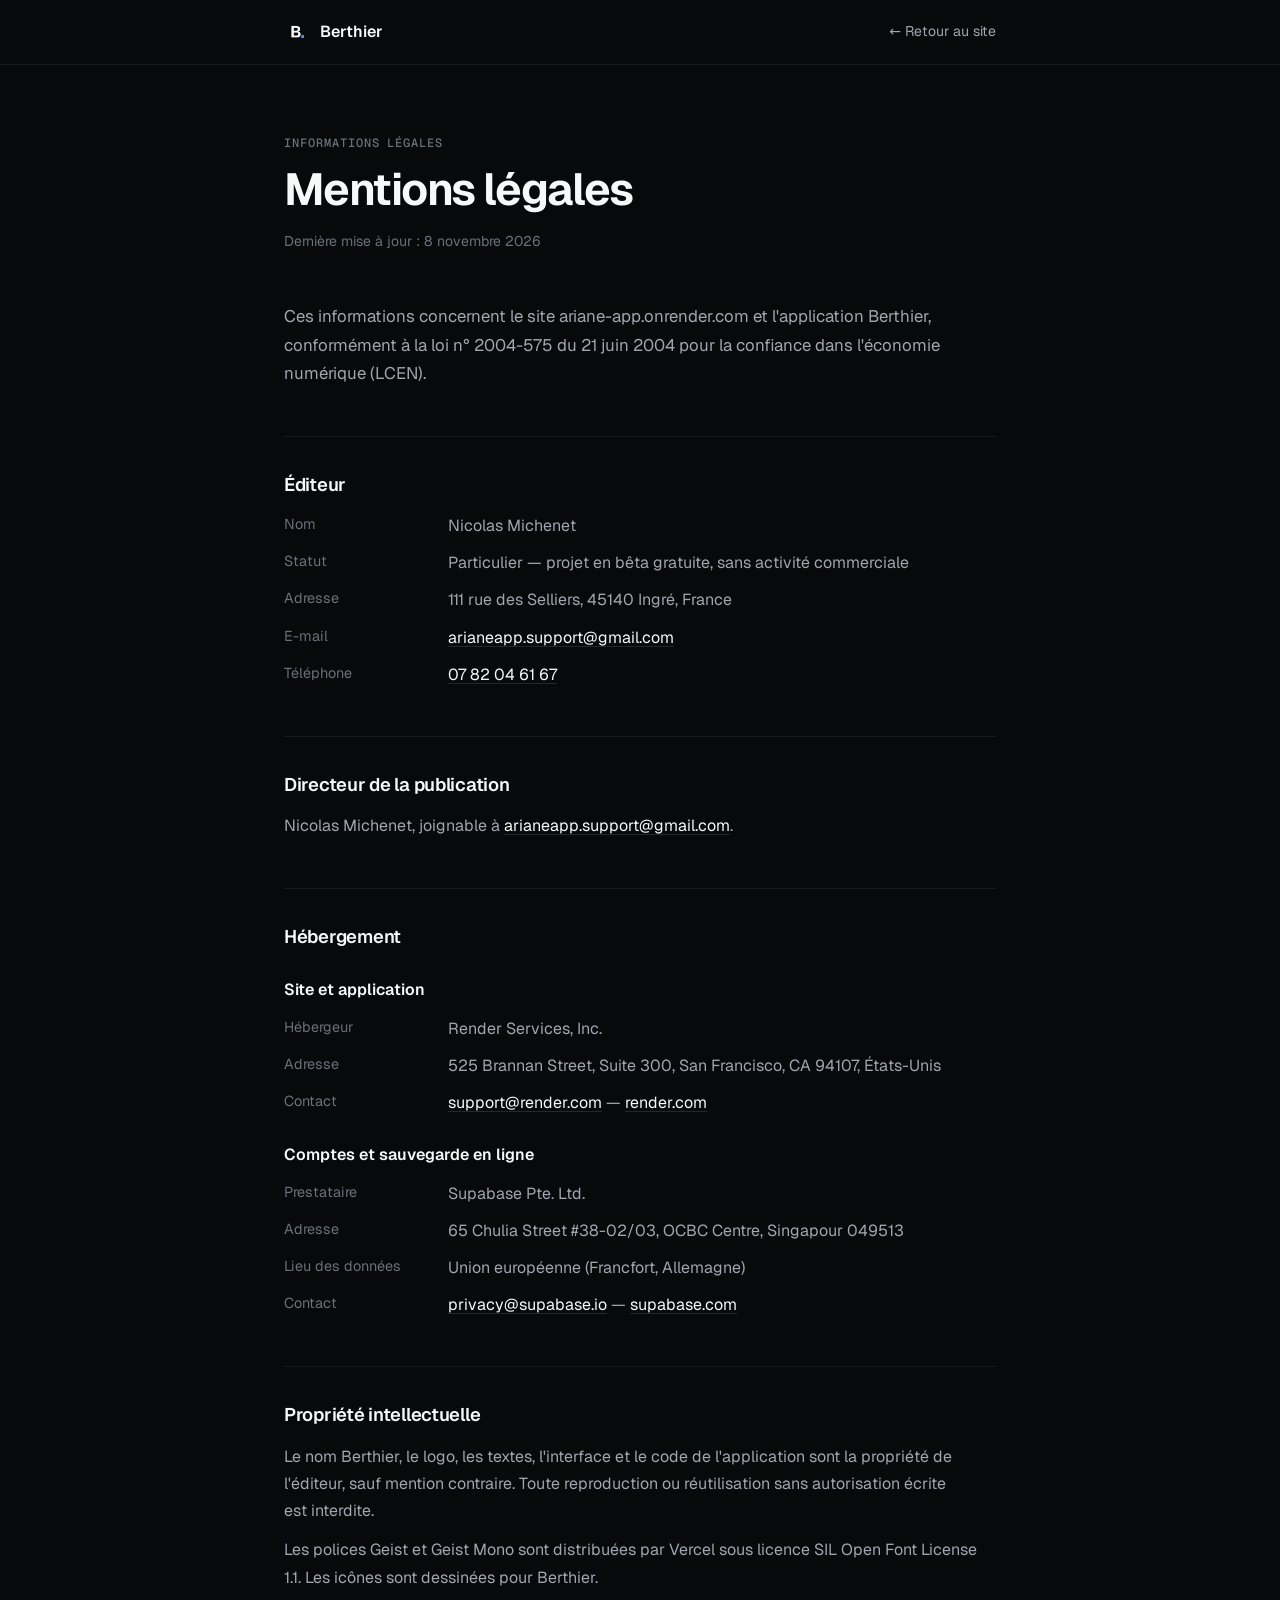
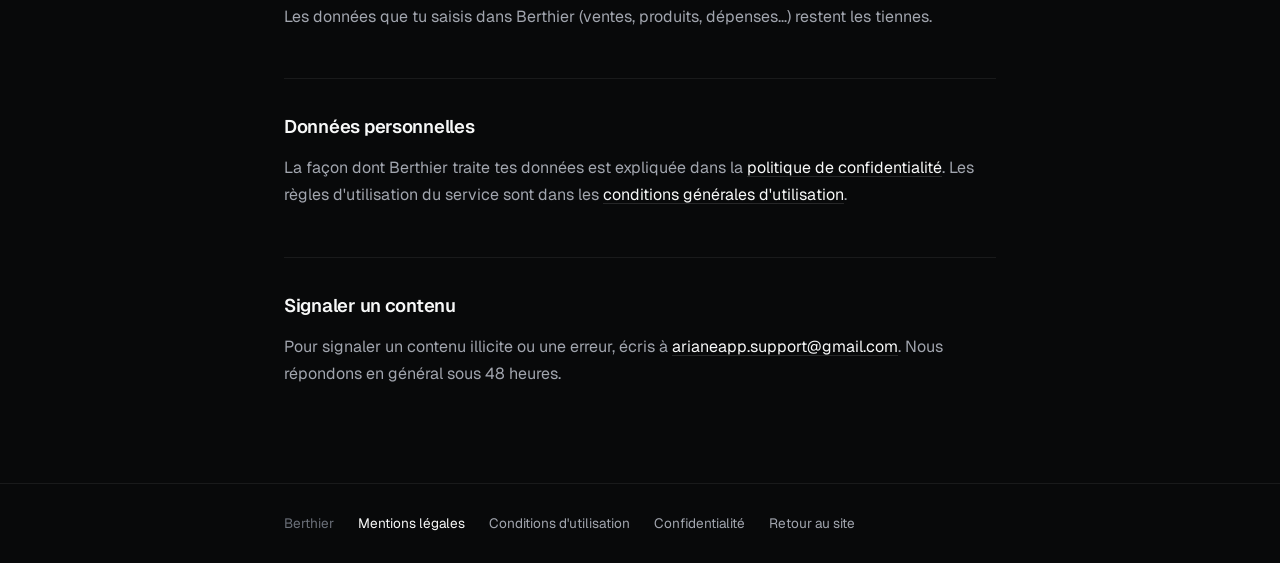
<file: site/mentions-legales.html>
<!DOCTYPE html>
<html lang="fr">
<head>
<meta charset="UTF-8">
<meta name="viewport" content="width=device-width, initial-scale=1.0">
<title>Mentions légales — Berthier</title>
<meta name="description" content="Mentions légales du site et de l'application Berthier : éditeur, hébergeurs, propriété intellectuelle.">
<meta name="theme-color" content="#08090a">
<link rel="icon" href="../icons/icon-192.png">
<link href="../fonts/fonts.css" rel="stylesheet">
<link href="legal.css" rel="stylesheet">
</head>
<body>
<!--
  Dès la création de la micro-entreprise : ajouter le SIRET (Statut) et la mention TVA (voir commentaires plus bas).
-->
<header>
  <div class="bar">
    <a class="brand" href="index.html"><img src="../icons/icon-192.png" alt=""> Berthier</a>
    <a class="back" href="index.html">← Retour au site</a>
  </div>
</header>

<main>
  <div class="eyebrow">Informations légales</div>
  <h1>Mentions légales</h1>
  <p class="updated">Dernière mise à jour : 8 novembre 2026</p>

  <p class="intro">Ces informations concernent le site ariane-app.onrender.com et l'application Berthier, conformément à la loi n° 2004-575 du 21 juin 2004 pour la confiance dans l'économie numérique (LCEN).</p>

  <h2>Éditeur</h2>
  <dl>
    <dt>Nom</dt>
    <dd>Nicolas Michenet</dd>
    <dt>Statut</dt>
    <dd>Particulier — projet en bêta gratuite, sans activité commerciale</dd>
    <!-- Après création de la micro-entreprise, remplacer par : « Entrepreneur individuel (micro-entreprise) — SIRET [numéro] » -->
    <dt>Adresse</dt>
    <dd>111 rue des Selliers, 45140 Ingré, France</dd>
    <dt>E-mail</dt>
    <dd><a href="mailto:arianeapp.support@gmail.com">arianeapp.support@gmail.com</a></dd>
    <dt>Téléphone</dt>
    <dd><a href="tel:+33782046167">07 82 04 61 67</a></dd>
    <!-- Une fois en micro-entreprise, ajouter : <dt>TVA</dt><dd>TVA non applicable, article 293 B du CGI</dd> -->
  </dl>

  <h2>Directeur de la publication</h2>
  <p>Nicolas Michenet, joignable à <a href="mailto:arianeapp.support@gmail.com">arianeapp.support@gmail.com</a>.</p>

  <h2>Hébergement</h2>
  <h3>Site et application</h3>
  <dl>
    <dt>Hébergeur</dt>
    <dd>Render Services, Inc.</dd>
    <dt>Adresse</dt>
    <dd>525 Brannan Street, Suite 300, San Francisco, CA 94107, États-Unis</dd>
    <dt>Contact</dt>
    <dd><a href="mailto:support@render.com">support@render.com</a> — <a href="https://render.com" rel="noopener">render.com</a></dd>
  </dl>

  <h3>Comptes et sauvegarde en ligne</h3>
  <dl>
    <dt>Prestataire</dt>
    <dd>Supabase Pte. Ltd.</dd>
    <dt>Adresse</dt>
    <dd>65 Chulia Street #38-02/03, OCBC Centre, Singapour 049513</dd>
    <dt>Lieu des données</dt>
    <dd>Union européenne (Francfort, Allemagne)</dd>
    <dt>Contact</dt>
    <dd><a href="mailto:privacy@supabase.io">privacy@supabase.io</a> — <a href="https://supabase.com" rel="noopener">supabase.com</a></dd>
  </dl>

  <h2>Propriété intellectuelle</h2>
  <p>Le nom Berthier, le logo, les textes, l'interface et le code de l'application sont la propriété de l'éditeur, sauf mention contraire. Toute reproduction ou réutilisation sans autorisation écrite est interdite.</p>
  <p>Les polices Geist et Geist Mono sont distribuées par Vercel sous licence SIL Open Font License 1.1. Les icônes sont dessinées pour Berthier.</p>
  <p>Les données que tu saisis dans Berthier (ventes, produits, dépenses…) restent les tiennes.</p>

  <h2>Données personnelles</h2>
  <p>La façon dont Berthier traite tes données est expliquée dans la <a href="confidentialite.html">politique de confidentialité</a>. Les règles d'utilisation du service sont dans les <a href="cgu.html">conditions générales d'utilisation</a>.</p>

  <h2>Signaler un contenu</h2>
  <p>Pour signaler un contenu illicite ou une erreur, écris à <a href="mailto:arianeapp.support@gmail.com">arianeapp.support@gmail.com</a>. Nous répondons en général sous 48 heures.</p>
</main>

<footer>
  <div class="foot">
    <span>Berthier</span>
    <a href="mentions-legales.html" aria-current="page">Mentions légales</a>
    <a href="cgu.html">Conditions d'utilisation</a>
    <a href="confidentialite.html">Confidentialité</a>
    <a href="index.html">Retour au site</a>
  </div>
</footer>
</body>
</html>
</file>
<file: fonts/fonts.css>
/* Polices hébergées sur le site (et non chargées depuis Google Fonts) :
   aucune adresse IP des visiteurs n'est envoyée à un tiers pour afficher le texte.
   Geist et Geist Mono — licence SIL Open Font License 1.1 (Vercel). */
@font-face {
  font-family: 'Geist';
  font-style: normal;
  font-display: swap;
  font-weight: 100 900;
  src: url('geist-latin-wght-normal.woff2') format('woff2-variations');
}
@font-face {
  font-family: 'Geist Mono';
  font-style: normal;
  font-display: swap;
  font-weight: 100 900;
  src: url('geist-mono-latin-wght-normal.woff2') format('woff2-variations');
}
</file>
<file: site/legal.css>
/* Pages légales — mêmes tokens que la page d'accueil (design v6 « sombre épuré ») */
:root {
  --bg: #08090a; --surface: #111214;
  --line: rgba(255,255,255,.07); --line2: rgba(255,255,255,.12);
  --text: #f7f8f8; --text2: #a1a5ae; --text3: #6b7079;
  --accent: #4f8cff; --gold: #e6b450;
}
*, *::before, *::after { box-sizing: border-box; margin: 0; padding: 0; }
html { font-size: 16px; }
body { font-family: 'Geist', system-ui, sans-serif; background: var(--bg); color: var(--text); line-height: 1.7; -webkit-font-smoothing: antialiased; }
a { color: var(--text); text-decoration: underline; text-decoration-color: var(--line2); text-underline-offset: 3px; }
a:hover { text-decoration-color: var(--text2); }
:focus-visible { outline: 2px solid var(--accent); outline-offset: 3px; border-radius: 4px; }

header { border-bottom: 1px solid var(--line); }
.bar { max-width: 760px; margin: 0 auto; padding: 0 24px; height: 64px; display: flex; align-items: center; justify-content: space-between; }
.brand { display: flex; align-items: center; gap: 10px; font-weight: 600; text-decoration: none; }
.brand img { width: 26px; height: 26px; border-radius: 6px; }
.back { font-size: .88rem; color: var(--text2); text-decoration: none; }
.back:hover { color: var(--text); }

main { max-width: 760px; margin: 0 auto; padding: 72px 24px 96px; }
.eyebrow { font: 500 .75rem/1 'Geist Mono', monospace; color: var(--text3); text-transform: uppercase; letter-spacing: .08em; margin-bottom: 16px; }
h1 { font-size: clamp(2rem, 5vw, 2.8rem); font-weight: 650; letter-spacing: -.035em; line-height: 1.1; margin-bottom: 16px; }
.updated { color: var(--text3); font-size: .88rem; margin-bottom: 48px; }
.intro { color: var(--text2); font-size: 1.05rem; margin-bottom: 48px; }
h2 { font-size: 1.15rem; font-weight: 600; letter-spacing: -.015em; margin: 48px 0 12px; padding-top: 32px; border-top: 1px solid var(--line); }
h3 { font-size: 1rem; font-weight: 600; margin: 24px 0 8px; }
p, li { color: var(--text2); text-wrap: pretty; }
p + p { margin-top: 12px; }
ul { margin: 12px 0 0 20px; }
li + li { margin-top: 6px; }
strong { color: var(--text); font-weight: 600; }
dl { display: grid; grid-template-columns: minmax(140px, max-content) 1fr; gap: 10px 24px; margin-top: 12px; }
dt { color: var(--text3); font-size: .9rem; }
dd { color: var(--text2); }
table { width: 100%; border-collapse: collapse; margin-top: 16px; font-size: .9rem; }
th { text-align: left; color: var(--text3); font-weight: 500; font-size: .78rem; text-transform: uppercase; letter-spacing: .05em; padding: 10px 12px 10px 0; border-bottom: 1px solid var(--line2); }
td { color: var(--text2); padding: 12px 12px 12px 0; border-bottom: 1px solid var(--line); vertical-align: top; }
td:first-child { color: var(--text); }
.todo { background: rgba(230,180,80,.14); color: var(--gold); padding: 1px 6px; border-radius: 4px; font-weight: 500; }
.note { margin-top: 16px; font-size: .9rem; color: var(--text3); }

footer { border-top: 1px solid var(--line); }
.foot { max-width: 760px; margin: 0 auto; padding: 28px 24px; display: flex; flex-wrap: wrap; gap: 12px 24px; font-size: .85rem; color: var(--text3); }
.foot a { color: var(--text2); text-decoration: none; }
.foot a:hover { color: var(--text); }
.foot a[aria-current="page"] { color: var(--text); }

@media (max-width: 560px) {
  main { padding-top: 48px; }
  dl { grid-template-columns: 1fr; gap: 2px; }
  dd { margin-bottom: 10px; }
  table, thead, tbody, tr, th, td { display: block; }
  thead { display: none; }
  tr { border-bottom: 1px solid var(--line); padding: 12px 0; }
  td { border: 0; padding: 2px 0; }
}
</file>
